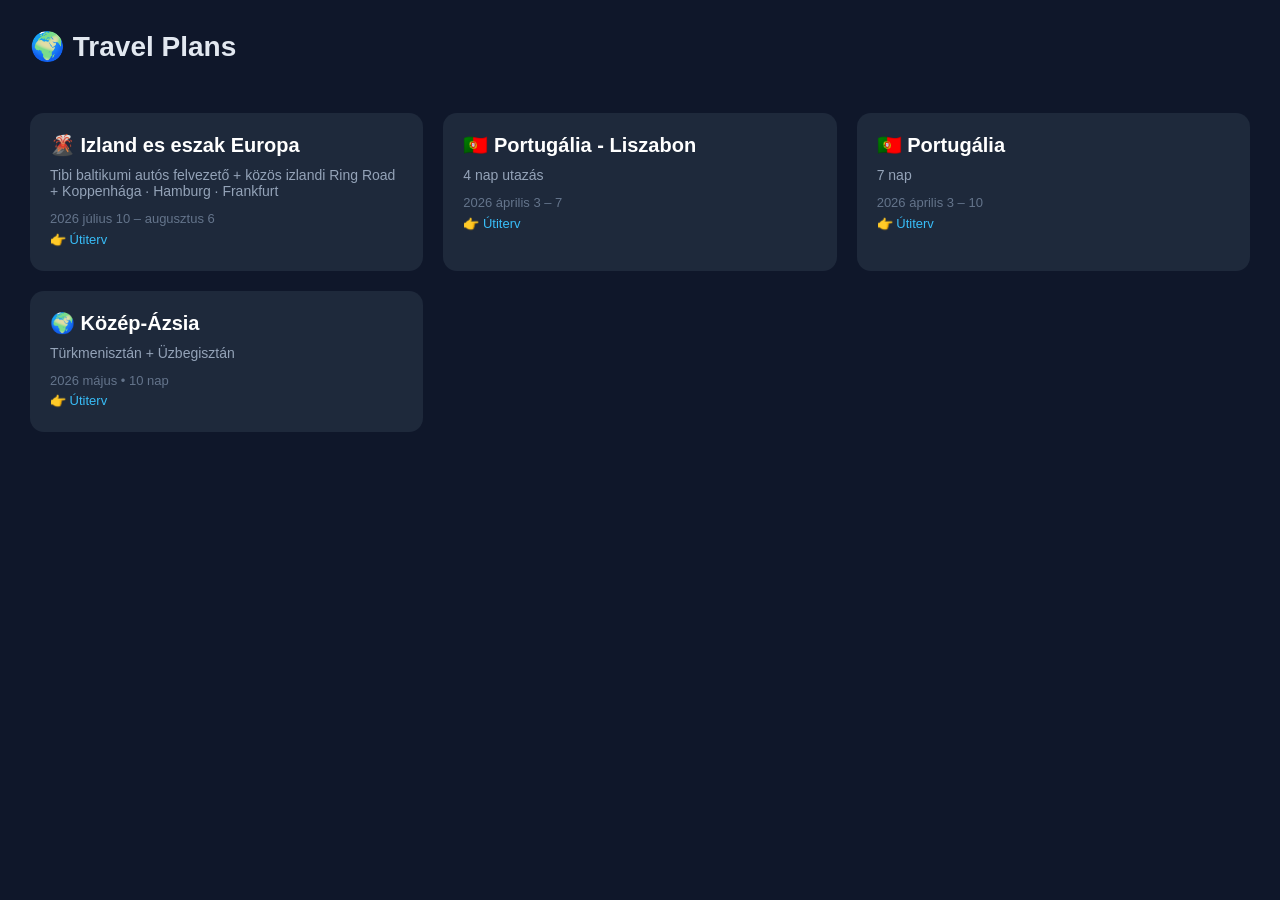
<file: index.html>
<!DOCTYPE html>
<html lang="hu">
<head>
  <meta charset="UTF-8" />
  <title>Travel Plans</title>
  <meta name="viewport" content="width=device-width, initial-scale=1.0" />
  <meta name="description" content="Personal travel plans, detailed itineraries, packing lists and destination notes." />
  <link rel="canonical" href="https://zakitibi.github.io/Travel_Plans/" />

  <meta property="og:type" content="website" />
  <meta property="og:url" content="https://zakitibi.github.io/Travel_Plans/" />
  <meta property="og:title" content="Travel Plans" />
  <meta property="og:description" content="Personal travel plans, detailed itineraries, packing lists and destination notes." />
  <meta property="og:image" content="https://zakitibi.github.io/Travel_Plans/assets/travelplan_foto.png" />
  <meta property="og:image:secure_url" content="https://zakitibi.github.io/Travel_Plans/assets/travelplan_foto.png" />
  <meta property="og:image:type" content="image/png" />
  <meta property="og:image:width" content="1366" />
  <meta property="og:image:height" content="768" />
  <meta property="og:image:alt" content="Travel Plans preview image with travel icons, luggage, map and ocean background" />
  <meta property="og:site_name" content="Travel Plans" />
  <meta property="og:locale" content="hu_HU" />

  <meta name="twitter:card" content="summary_large_image" />
  <meta name="twitter:url" content="https://zakitibi.github.io/Travel_Plans/" />
  <meta name="twitter:title" content="Travel Plans" />
  <meta name="twitter:description" content="Personal travel plans, detailed itineraries, packing lists and destination notes." />
  <meta name="twitter:image" content="https://zakitibi.github.io/Travel_Plans/assets/travelplan_foto.png" />
  <meta name="twitter:image:alt" content="Travel Plans preview image with travel icons, luggage, map and ocean background" />

  <style>
    body {
      margin: 0;
      font-family: -apple-system, BlinkMacSystemFont, sans-serif;
      background: #0f172a;
      color: #e2e8f0;
    }

    header {
      padding: 30px;
      font-size: 28px;
      font-weight: 600;
    }

    .container {
      padding: 20px 30px;
    }

    .grid {
      display: grid;
      grid-template-columns: repeat(auto-fit, minmax(300px, 1fr));
      gap: 20px;
    }

    .card {
      background: #1e293b;
      border-radius: 14px;
      padding: 20px;
      transition: 0.2s;
    }

    .card:hover {
      background: #334155;
      transform: translateY(-4px);
    }

    .title {
      font-size: 20px;
      font-weight: 600;
      margin-bottom: 10px;
    }

    .title-link {
      text-decoration: none;
      color: white;
    }

    .desc {
      font-size: 14px;
      color: #94a3b8;
      margin-bottom: 10px;
    }

    .meta {
      font-size: 13px;
      color: #64748b;
      line-height: 1.6;
    }

    .link {
      color: #38bdf8;
      text-decoration: none;
    }

    .link:hover {
      text-decoration: underline;
    }
  </style>
</head>

<body>

<header>
  🌍 Travel Plans
</header>

<div class="container">
  <div class="grid">

    <div class="card">

      <a href="./trips/Izland%20es%20eszak%20Europa/" class="title-link">
        <div class="title">🌋 Izland es eszak Europa</div>
      </a>

      <div class="desc">Tibi baltikumi autós felvezető + közös izlandi Ring Road + Koppenhága · Hamburg · Frankfurt</div>

      <div class="meta">
        2026 július 10 – augusztus 6<br>

        <a href="./trips/Izland%20es%20eszak%20Europa/" class="link">👉 Útiterv</a>
      </div>

    </div>

    <div class="card">

      <a href="./trips/Portugal%20-%20Liszabon/" class="title-link">
        <div class="title">🇵🇹 Portugália - Liszabon</div>
      </a>

      <div class="desc">4 nap utazás</div>

      <div class="meta">
        2026 április 3 – 7<br>

        <a href="./trips/Portugal%20-%20Liszabon/" class="link">👉 Útiterv</a>
      </div>

    </div>

    <div class="card">

      <a href="./trips/Portugal/" class="title-link">
        <div class="title">🇵🇹 Portugália</div>
      </a>

      <div class="desc">7 nap</div>

      <div class="meta">
        2026 április 3 – 10<br>

        <a href="./trips/Portugal/" class="link">👉 Útiterv</a>
      </div>

    </div>

    <!-- KÖZÉP ÁZSIA -->
    <div class="card">

      <a href="./trips/Kozep%20Azsia/" class="title-link">
        <div class="title">🌍 Közép-Ázsia</div>
      </a>

      <div class="desc">Türkmenisztán + Üzbegisztán</div>

      <div class="meta">
        2026 május • 10 nap<br>

        <a href="./trips/Kozep%20Azsia/" class="link">👉 Útiterv</a>
      </div>

    </div>

  </div>
</div>

</body>
</html>
</file>
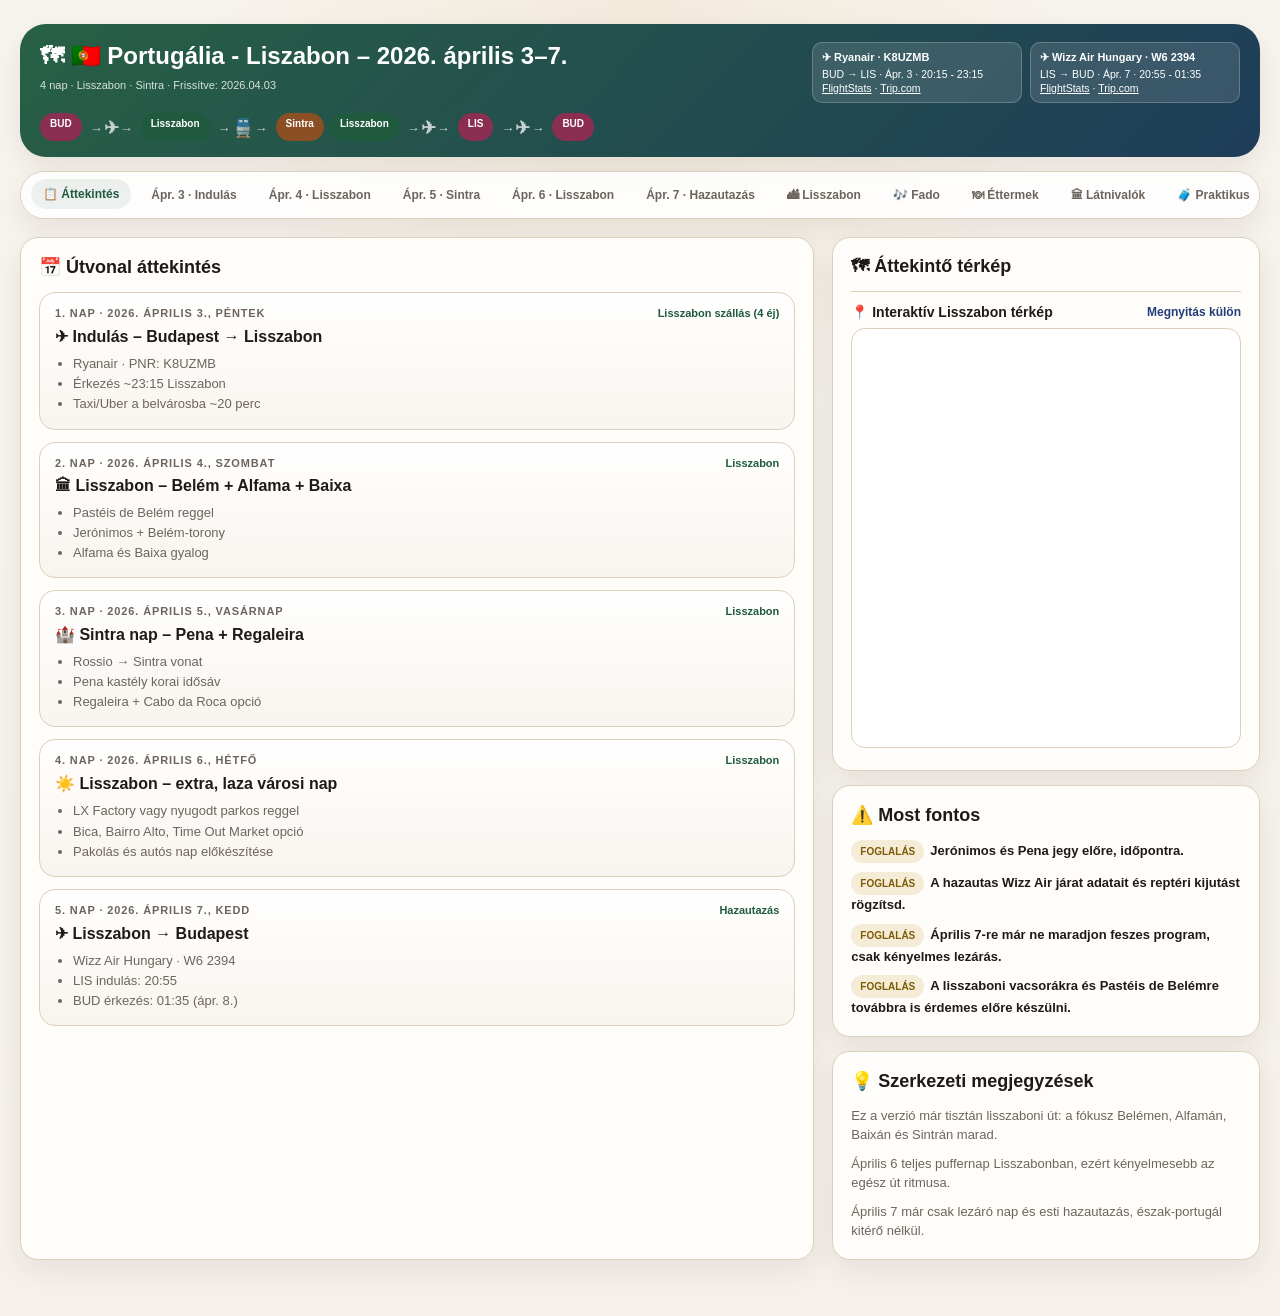
<file: trips/Portugal - Liszabon/index.html>
<!DOCTYPE html>
<html lang="hu">
<head>
  <meta charset="UTF-8">
  <meta name="viewport" content="width=device-width, initial-scale=1.0">
  <title>🗺 🇵🇹 Portugália 2026 – Portugal</title>
  <link rel="stylesheet" href="./styles.css">
</head>
<body>
  <div class="page-shell">
    <header class="hero">
      <div class="hero-top">
        <div class="hero-copy">
          <h1 id="hero-title"></h1>
          <p id="hero-subtitle"></p>
        </div>
        <div class="flight-pills" id="flight-pills"></div>
      </div>
      <div class="route" id="route"></div>
    </header>

    <nav class="tabs" id="tabs"></nav>

    <main id="views"></main>
  </div>

  <script src="./trip-data.js"></script>
  <script>
    const tabs = [
      { id: "overview", label: "📋 Áttekintés" },
      ...tripData.days.map((day) => ({ id: day.id, label: day.tabLabel })),
      { id: "lisbon", label: "🏙 Lisszabon" },
      { id: "fado", label: "🎶 Fado" },
      { id: "restaurants", label: "🍽 Éttermek" },
      { id: "sights", label: "🏛 Látnivalók" },
      { id: "practical", label: "🧳 Praktikus" }
    ];

    const heroTitle = document.getElementById("hero-title");
    const heroSubtitle = document.getElementById("hero-subtitle");
    const flightPills = document.getElementById("flight-pills");
    const route = document.getElementById("route");
    const tabsEl = document.getElementById("tabs");
    const views = document.getElementById("views");

    heroTitle.textContent = tripData.title;
    heroSubtitle.textContent = `${tripData.subtitle} · Frissítve: ${tripData.updatedAt}`;

    tripData.flights.forEach((flight) => {
      const pill = document.createElement("div");
      pill.className = "flight-pill";
      pill.innerHTML = `
        <strong>${flight.title}</strong>
        <div>${flight.body}</div>
        <div>${flight.links.map((link) => `<a href="${link.url}" target="_blank" rel="noreferrer">${link.label}</a>`).join(" · ")}</div>
      `;
      flightPills.appendChild(pill);
    });

    tripData.route.forEach((item) => {
      const node = document.createElement("span");
      if (item.separator) {
        node.className = "route-sep";
        node.innerHTML = item.separator
          .replaceAll("→", '<span class="sep-arrow">→</span>')
          .replaceAll("✈", '<span class="sep-icon">✈</span>')
          .replaceAll("🚆", '<span class="sep-icon">🚆</span>')
          .replaceAll("🚗", '<span class="sep-icon">🚗</span>');
      } else {
        node.className = `route-stop ${item.cls}`;
        node.textContent = item.label;
      }
      route.appendChild(node);
    });

    function renderOverview() {
      return `
        <section class="view is-active" data-view="overview">
          <div class="overview-grid">
            <div class="card">
              <h2 class="section-title">📅 Útvonal áttekintés</h2>
              <div class="timeline">
                ${tripData.days.map((day) => `
                  <article class="timeline-item">
                    <div class="timeline-meta">
                      <div class="timeline-day">${day.dayLabel} · ${day.dateLabel}</div>
                      <div class="timeline-stay">${day.stay}</div>
                    </div>
                    <h3>${day.title}</h3>
                    <ul class="timeline-list">
                      ${day.bullets.map((item) => `<li>${item}</li>`).join("")}
                    </ul>
                  </article>
                `).join("")}
              </div>
            </div>
            <div class="stack">
              <section class="card">
                <h2 class="section-title">🗺 Áttekintő térkép</h2>
                <div class="external-map-card">
                  <div class="external-map-top">
                    <h3>📍 Interaktív Lisszabon térkép</h3>
                    <a href="https://www.google.com/maps/d/u/0/viewer?mid=1LKjnh7CuSdteliDT6VWZ0b7OfRRXYzo&femb=1&ll=38.71702104698881%2C-9.309141899999984&z=11" target="_blank" rel="noreferrer">Megnyitás külön</a>
                  </div>
                  <iframe
                    class="external-map-frame"
                    src="https://www.google.com/maps/d/embed?mid=1LKjnh7CuSdteliDT6VWZ0b7OfRRXYzo&ehbc=2E312F"
                    title="Google My Maps - Lisszabon"
                    loading="lazy"
                    referrerpolicy="no-referrer-when-downgrade"></iframe>
                </div>
              </section>
              <section class="card">
                <h2 class="section-title">⚠️ Most fontos</h2>
                <ul class="badge-list">
                  ${tripData.overview.urgent.map((item) => `<li><span class="badge gold">FOGLALÁS</span><strong>${item}</strong></li>`).join("")}
                </ul>
              </section>
              <section class="card">
                <h2 class="section-title">💡 Szerkezeti megjegyzések</h2>
                <ul class="plain-list">
                  ${tripData.overview.notes.map((item) => `<li>${item}</li>`).join("")}
                </ul>
              </section>
            </div>
          </div>
        </section>
      `;
    }

    function renderDay(day) {
      const mapStops = day.mapStops || [];
      const stopSpacing = mapStops.length > 1 ? 240 / (mapStops.length - 1) : 0;
      return `
        <section class="view" data-view="${day.id}">
          <article class="day-card">
            <header class="day-header">
              <div class="day-header-top">
                <div class="day-label">${day.dayLabel}</div>
                <div class="day-date">${day.dateLabel}</div>
              </div>
              <h2>${day.title}</h2>
              <p class="day-subtitle">${day.subtitle}</p>
            </header>
            <div class="day-body">
              <div class="schedule">
                ${day.schedule.map((item) => `
                  <div class="schedule-row">
                    <div class="schedule-time">${item.time}</div>
                    <div>
                      <h3 class="schedule-title">
                        ${item.maps ? `<a href="${item.maps}" target="_blank" rel="noreferrer">${item.title}</a>` : item.title}
                      </h3>
                      <p class="schedule-detail">${item.detail}</p>
                      ${item.meta ? `<p class="schedule-meta">${item.meta}</p>` : ""}
                      ${(item.wikipedia || item.googleRating || item.price) ? `
                        <div class="schedule-links">
                          ${item.wikipedia ? `<a class="wiki-icon" href="${item.wikipedia}" target="_blank" rel="noreferrer" aria-label="Wikipedia">W</a>` : ""}
                          ${item.googleRating ? `<span>⭐ ${item.googleRating}</span>` : ""}
                          ${item.price ? `<span>${item.price}</span>` : ""}
                        </div>
                      ` : ""}
                      ${item.placeBox ? `
                        <article class="place-box">
                          <div class="place-box-top">
                            <h4>${item.placeBox.title}</h4>
                            <div class="place-box-links">
                              ${item.placeBox.wikipedia ? `<a class="wiki-icon" href="${item.placeBox.wikipedia}" target="_blank" rel="noreferrer" aria-label="Wikipedia">W</a>` : ""}
                              ${item.placeBox.maps ? `<a class="wiki-icon" href="${item.placeBox.maps}" target="_blank" rel="noreferrer" aria-label="Google Maps">↗</a>` : ""}
                            </div>
                          </div>
                          <p>${item.placeBox.text}</p>
                          ${(item.placeBox.highlights || []).length ? `
                            <ul class="place-box-list">
                              ${item.placeBox.highlights.map((point) => `<li>${point}</li>`).join("")}
                            </ul>
                          ` : ""}
                        </article>
                      ` : ""}
                    </div>
                  </div>
                `).join("")}
              </div>
              <aside class="mini-block">
                ${mapStops.length ? `
                  <section class="day-map">
                    <h4>${day.mapTitle || "Napi útvonal"}</h4>
                    <svg viewBox="0 0 300 92" xmlns="http://www.w3.org/2000/svg" role="img" aria-label="${day.title}">
                      <line x1="30" y1="38" x2="270" y2="38" stroke="#ccbca5" stroke-width="3" stroke-linecap="round"/>
                      ${mapStops.map((stop, index) => {
                        const x = 30 + index * stopSpacing;
                        return `
                          <circle cx="${x}" cy="38" r="${index === 0 || index === mapStops.length - 1 ? 9 : 7}" fill="${stop.color}" />
                          <text x="${x}" y="63" text-anchor="middle" font-size="10" font-weight="700" fill="#1f1a17">${stop.label}</text>
                          ${stop.note ? `<text x="${x}" y="77" text-anchor="middle" font-size="8" fill="#6d655d">${stop.note}</text>` : ""}
                        `;
                      }).join("")}
                    </svg>
                  </section>
                ` : ""}
                <section class="card">
                  <h3>${day.stay}</h3>
                  <ul class="plain-list">
                    ${day.bullets.map((item) => `<li>${item}</li>`).join("")}
                  </ul>
                </section>
                <div class="note-box">${day.note}</div>
                ${day.guides ? day.guides.map((guide) => `
                  <article class="guide-card">
                    <h4>${guide.title}</h4>
                    <p>${guide.text}</p>
                    <a href="${guide.url}" target="_blank" rel="noreferrer">${guide.linkLabel || "Megnyitás"}</a>
                  </article>
                `).join("") : ""}
                ${day.daySights ? `
                  <section class="day-sights">
                    <h4 class="day-sights-title">🏛 Napi látnivalók összefoglalva</h4>
                    ${day.daySights.map((sight) => `
                      <article class="guide-card">
                        <h4>${sight.name} (⭐ ${sight.googleRating})</h4>
                        <p>${sight.text}</p>
                        <div class="meta-links">
                          ${sight.wikipedia ? `<a href="${sight.wikipedia}" target="_blank" rel="noreferrer">Wikipedia</a>` : ""}
                          ${sight.maps ? `<a href="${sight.maps}" target="_blank" rel="noreferrer">Google Maps</a>` : ""}
                          ${sight.price ? `<span>${sight.price}</span>` : ""}
                        </div>
                      </article>
                    `).join("")}
                  </section>
                ` : ""}
              </aside>
            </div>
            ${day.citySummaries ? day.citySummaries.map((city) => `
              <section class="city-summary-band">
                <div class="city-summary-top">
                  <div>
                    <h3 class="city-summary-title">${city.title}</h3>
                    <p class="city-summary-sub">${city.subtitle || ""}</p>
                  </div>
                  <div class="city-summary-stats">
                    ${(city.stats || []).map((stat) => `<span class="city-stat">${stat}</span>`).join("")}
                  </div>
                </div>
                <div class="city-summary-grid">
                  <div>
                    ${(city.paragraphs || []).map((paragraph) => `<p>${paragraph}</p>`).join("")}
                  </div>
                  <div>
                    <ul class="city-highlights">
                      ${(city.highlights || []).map((item) => `<li>${item}</li>`).join("")}
                    </ul>
                  </div>
                </div>
                <div class="city-sources">
                  ${(city.sources || []).map((source) => `<a class="source-icon" href="${source.url}" target="_blank" rel="noreferrer" title="${source.label}">${source.icon || "↗"}</a>`).join("")}
                </div>
              </section>
            `).join("") : ""}
          </article>
        </section>
      `;
    }

    function renderRestaurants() {
      const intro = tripData.sectionIntros?.restaurants;
      return `
        <section class="view" data-view="restaurants">
          <h2 class="section-title">🍽 Éttermek</h2>
          ${intro ? `
            <section class="card section-intro context-shell">
              <details class="context-accordion" open>
                <summary class="context-summary">
                  <div>
                    <h3>${intro.title}</h3>
                    <p class="context-subtitle">Rövid háttér a portugál konyháról, régiós fókuszokkal és kóstolandó fogásokkal.</p>
                  </div>
                </summary>
                <div class="context-section-body">
                  ${intro.paragraphs.map((paragraph) => `<p>${paragraph}</p>`).join("")}
                  ${(intro.sections || []).map((section) => `
                    <div class="intro-subsection">
                      <h4>${section.heading}</h4>
                      <ul class="plain-list">
                        ${section.items.map((item) => `<li>${item}</li>`).join("")}
                      </ul>
                    </div>
                  `).join("")}
                  <ul class="plain-list">
                    ${intro.highlights.map((item) => `<li>${item}</li>`).join("")}
                  </ul>
                  ${intro.dishBox ? `
                    <section class="dish-box">
                      <h4>${intro.dishBox.title}</h4>
                      <div class="dish-grid">
                        ${intro.dishBox.items.map((dish) => `
                          <article class="dish-card">
                            <h5>${dish.name}</h5>
                            <p>${dish.description}</p>
                            <div class="dish-flavor"><strong>Ízvilág:</strong> ${dish.flavor}</div>
                          </article>
                        `).join("")}
                      </div>
                    </section>
                  ` : ""}
                </div>
              </details>
            </section>
          ` : ""}
          <div class="restaurant-groups">
            ${tripData.restaurants.map((group) => `
              <section class="card">
                <h3>${group.city}</h3>
                <div class="restaurant-row">
                  ${group.items.map((item) => `
                    <article class="list-card">
                      <div class="restaurant-head">
                        <div class="rating-badge">⭐ ${item.googleRating}</div>
                        <div class="restaurant-head-copy">
                          <h3><a href="${item.url}" target="_blank" rel="noreferrer">${item.name}</a></h3>
                          <p class="restaurant-meta-line">${item.type} · ${item.priceLevel}</p>
                        </div>
                      </div>
                      <div class="food-tags">${item.tags.map((tag) => `<span class="food-tag">${tag}</span>`).join("")}</div>
                      <p>${item.description}</p>
                      <div class="meta">${item.meta}</div>
                    </article>
                  `).join("")}
                </div>
              </section>
            `).join("")}
          </div>
        </section>
      `;
    }

    function renderLisbonGuide() {
      const guide = tripData.lisbonGuide;
      return `
        <section class="view" data-view="lisbon">
          <h2 class="section-title">🏙 Lisszabon</h2>
          ${guide.context ? `
            <section class="card section-intro context-shell">
              <details class="context-accordion" open>
                <summary class="context-summary">
                  <div>
                    <h3>${guide.context.title}</h3>
                    <p class="context-subtitle">${guide.context.subtitle}</p>
                  </div>
                </summary>
                <div class="context-stats">
                  ${guide.context.stats.map((item) => `<span class="city-stat">${item}</span>`).join("")}
                </div>
                <div class="context-sections">
                  ${guide.context.sections.map((section) => `
                    <details class="context-section" open>
                      <summary>${section.heading}</summary>
                      <div class="context-section-body">
                        ${section.paragraphs.map((paragraph) => `<p>${paragraph}</p>`).join("")}
                        <div class="city-sources">
                          ${(section.sources || []).map((source) => `<a class="source-icon" href="${source.url}" target="_blank" rel="noreferrer" title="${source.label}">${source.icon || "↗"}</a>`).join("")}
                        </div>
                      </div>
                    </details>
                  `).join("")}
                </div>
              </details>
            </section>
          ` : ""}
          <section class="card section-intro context-shell">
            <details class="context-accordion" open>
              <summary class="context-summary">
                <div>
                  <h3>${guide.title}</h3>
                  <p class="context-subtitle">Gyakorlati szerkezeti tippek és plusz lisszaboni ötletek a mostani útvonalhoz igazítva.</p>
                </div>
              </summary>
              <div class="context-section-body">
                ${guide.intro.map((paragraph) => `<p>${paragraph}</p>`).join("")}
              </div>
            </details>
          </section>
          <div class="group-grid">
            <section class="card">
              <h3>✍️ Travel tippek</h3>
              <ul class="plain-list">
                ${guide.tips.map((item) => `<li>${item}</li>`).join("")}
              </ul>
            </section>
            <section class="card">
              <h3>➕ Extra látnivalók, ha még belefér</h3>
              <div class="resource-grid">
                ${guide.extraSights.map((item) => `
                  <article class="list-card">
                    <h3><a href="${item.maps}" target="_blank" rel="noreferrer">${item.name}</a></h3>
                    <p>${item.why}</p>
                    <div class="meta">${item.fit}</div>
                    <div class="meta-links">
                      <a href="${item.maps}" target="_blank" rel="noreferrer">Google Maps</a>
                      <a href="${item.wiki}" target="_blank" rel="noreferrer">Wikipedia</a>
                    </div>
                  </article>
                `).join("")}
              </div>
            </section>
          </div>
          <section class="card" style="margin-top:16px;">
            <div class="external-map-top">
              <h3>${guide.sourceMap.title}</h3>
              <a href="${guide.sourceMap.url}" target="_blank" rel="noreferrer">Megnyitás külön</a>
            </div>
            <p class="guide-lead">${guide.sourceMap.note}</p>
            <iframe
              class="external-map-frame"
              src="${guide.sourceMap.embed}"
              title="Google My Maps - Lisszabon"
              loading="lazy"
              referrerpolicy="no-referrer-when-downgrade"></iframe>
          </section>
          <section class="card" style="margin-top:16px;">
            <h3>🔗 Hasznos linkek</h3>
            <div class="resource-grid">
              ${guide.links.map((item) => `
                <article class="list-card">
                  <div class="resource-head">
                    <h3>${item.label}</h3>
                    <a class="resource-icon" href="${item.url}" target="_blank" rel="noreferrer" aria-label="${item.label}">↗</a>
                  </div>
                </article>
              `).join("")}
            </div>
          </section>
        </section>
      `;
    }

    function renderSights() {
      const intro = tripData.sectionIntros?.sights;
      const groupedSights = tripData.sights.reduce((acc, sight) => {
        const key = sight.group || "Egyéb";
        if (!acc[key]) acc[key] = [];
        acc[key].push(sight);
        return acc;
      }, {});
      return `
        <section class="view" data-view="sights">
          <h2 class="section-title">🏛 Látnivalók</h2>
          ${intro ? `
            <section class="card section-intro">
              <h3>${intro.title}</h3>
              ${intro.paragraphs.map((paragraph) => `<p>${paragraph}</p>`).join("")}
              <ul class="plain-list">
                ${intro.highlights.map((item) => `<li>${item}</li>`).join("")}
              </ul>
            </section>
          ` : ""}
          <div class="stack">
            ${Object.entries(groupedSights).map(([group, items]) => `
              <section class="card section-intro context-shell">
                <details class="context-accordion" open>
                  <summary class="context-summary">
                    <div>
                      <h3>${group}</h3>
                      <p class="context-subtitle">${items.length} látnivaló ebben a zónában.</p>
                    </div>
                  </summary>
                  <div class="group-grid context-section-body">
                    ${items.map((sight) => `
                      <article class="list-card">
                        <div class="restaurant-head">
                          <div class="rating-badge">⭐ ${sight.googleRating}${sight.ratingCount ? ` (${sight.ratingCount})` : ""}</div>
                          <div class="restaurant-head-copy">
                            <h3><a href="${sight.maps}" target="_blank" rel="noreferrer">${sight.name}</a></h3>
                            <p class="restaurant-meta-line">${sight.when} · ${sight.price}</p>
                          </div>
                        </div>
                        <p>${sight.detail}</p>
                        <div class="meta-links">
                          ${sight.wikipedia ? `<a href="${sight.wikipedia}" target="_blank" rel="noreferrer">Wikipedia</a>` : ""}
                          ${sight.maps ? `<a href="${sight.maps}" target="_blank" rel="noreferrer">Google Maps</a>` : ""}
                        </div>
                      </article>
                    `).join("")}
                  </div>
                </details>
              </section>
            `).join("")}
          </div>
        </section>
      `;
    }

    function renderFado() {
      const intro = tripData.sectionIntros?.fado;
      return `
        <section class="view" data-view="fado">
          <h2 class="section-title">🎶 Fado</h2>
          ${intro ? `
            <section class="card section-intro context-shell">
              <details class="context-accordion" open>
                <summary class="context-summary">
                  <div>
                    <h3>${intro.title}</h3>
                    <p class="context-subtitle">Rövid háttér a fadóról, hangulatról és arról, mire számíts egy liszaboni fadoházban.</p>
                  </div>
                </summary>
                <div class="context-section-body">
                  ${intro.paragraphs.map((paragraph) => `<p>${paragraph}</p>`).join("")}
                  <ul class="plain-list">
                    ${intro.highlights.map((item) => `<li>${item}</li>`).join("")}
                  </ul>
                  <div class="city-sources">
                    ${(intro.sources || []).map((source) => `<a class="source-icon" href="${source.url}" target="_blank" rel="noreferrer" title="${source.label}">${source.icon || "↗"}</a>`).join("")}
                  </div>
                </div>
              </details>
            </section>
          ` : ""}
          <div class="group-grid">
                ${tripData.fadoVenues.map((venue) => `
              <article class="list-card fado-card">
                <div class="restaurant-head">
                  <div class="rating-badge">⭐ ${venue.googleRating}${venue.ratingCount ? ` (${venue.ratingCount})` : ""}</div>
                  <div class="restaurant-head-copy">
                    <div class="fado-title-row">
                      <h3><a href="${venue.maps}" target="_blank" rel="noreferrer">${venue.name}</a></h3>
                      <a class="resource-icon" href="${venue.maps}" target="_blank" rel="noreferrer" aria-label="${venue.name} Google Maps">↗</a>
                    </div>
                    <p class="restaurant-meta-line">${venue.neighborhood} · ${venue.priceLevel}</p>
                  </div>
                </div>
                <p>${venue.description}</p>
                <div class="meta">${venue.vibe}</div>
                <div class="city-sources">
                  ${(venue.sourceLinks || []).map((source) => `<a class="source-icon" href="${source.url}" target="_blank" rel="noreferrer" title="${source.label}">${source.icon || "↗"}</a>`).join("")}
                </div>
              </article>
            `).join("")}
          </div>
        </section>
      `;
    }

    function renderPractical() {
      const intro = tripData.sectionIntros?.practical;
      return `
        <section class="view" data-view="practical">
          <h2 class="section-title">🧳 Praktikus</h2>
          ${intro ? `
            <section class="card section-intro">
              <h3>${intro.title}</h3>
              ${intro.paragraphs.map((paragraph) => `<p>${paragraph}</p>`).join("")}
              <ul class="plain-list">
                ${intro.highlights.map((item) => `<li>${item}</li>`).join("")}
              </ul>
            </section>
          ` : ""}
          <div class="group-grid">
            ${tripData.practical.map((group) => `
              <article class="card">
                <h3>${group.title}</h3>
                <ul class="plain-list">
                  ${group.items.map((item) => `<li>${item}</li>`).join("")}
                </ul>
              </article>
            `).join("")}
          </div>
          <p class="footer-note">A <code>Portugal</code> út most már külön adatfájlból és külön stílusból épül fel, így később az itinerary-t főleg a <code>trip-data.js</code> szerkesztésével tudod módosítani.</p>
        </section>
      `;
    }

    views.innerHTML = [
      renderOverview(),
      ...tripData.days.map(renderDay),
      renderLisbonGuide(),
      renderFado(),
      renderRestaurants(),
      renderSights(),
      renderPractical()
    ].join("");

    tabsEl.innerHTML = tabs.map((tab, index) => `
      <button class="tab-btn ${index === 0 ? "is-active" : ""}" data-tab="${tab.id}">${tab.label}</button>
    `).join("");

    const tabButtons = Array.from(document.querySelectorAll(".tab-btn"));
    const viewEls = Array.from(document.querySelectorAll(".view"));

    function activateTab(id) {
      tabButtons.forEach((button) => button.classList.toggle("is-active", button.dataset.tab === id));
      viewEls.forEach((view) => view.classList.toggle("is-active", view.dataset.view === id));
      window.scrollTo({ top: 0, behavior: "smooth" });
    }

    tabsEl.addEventListener("click", (event) => {
      const button = event.target.closest(".tab-btn");
      if (!button) return;
      activateTab(button.dataset.tab);
    });
  </script>
</body>
</html>
</file>
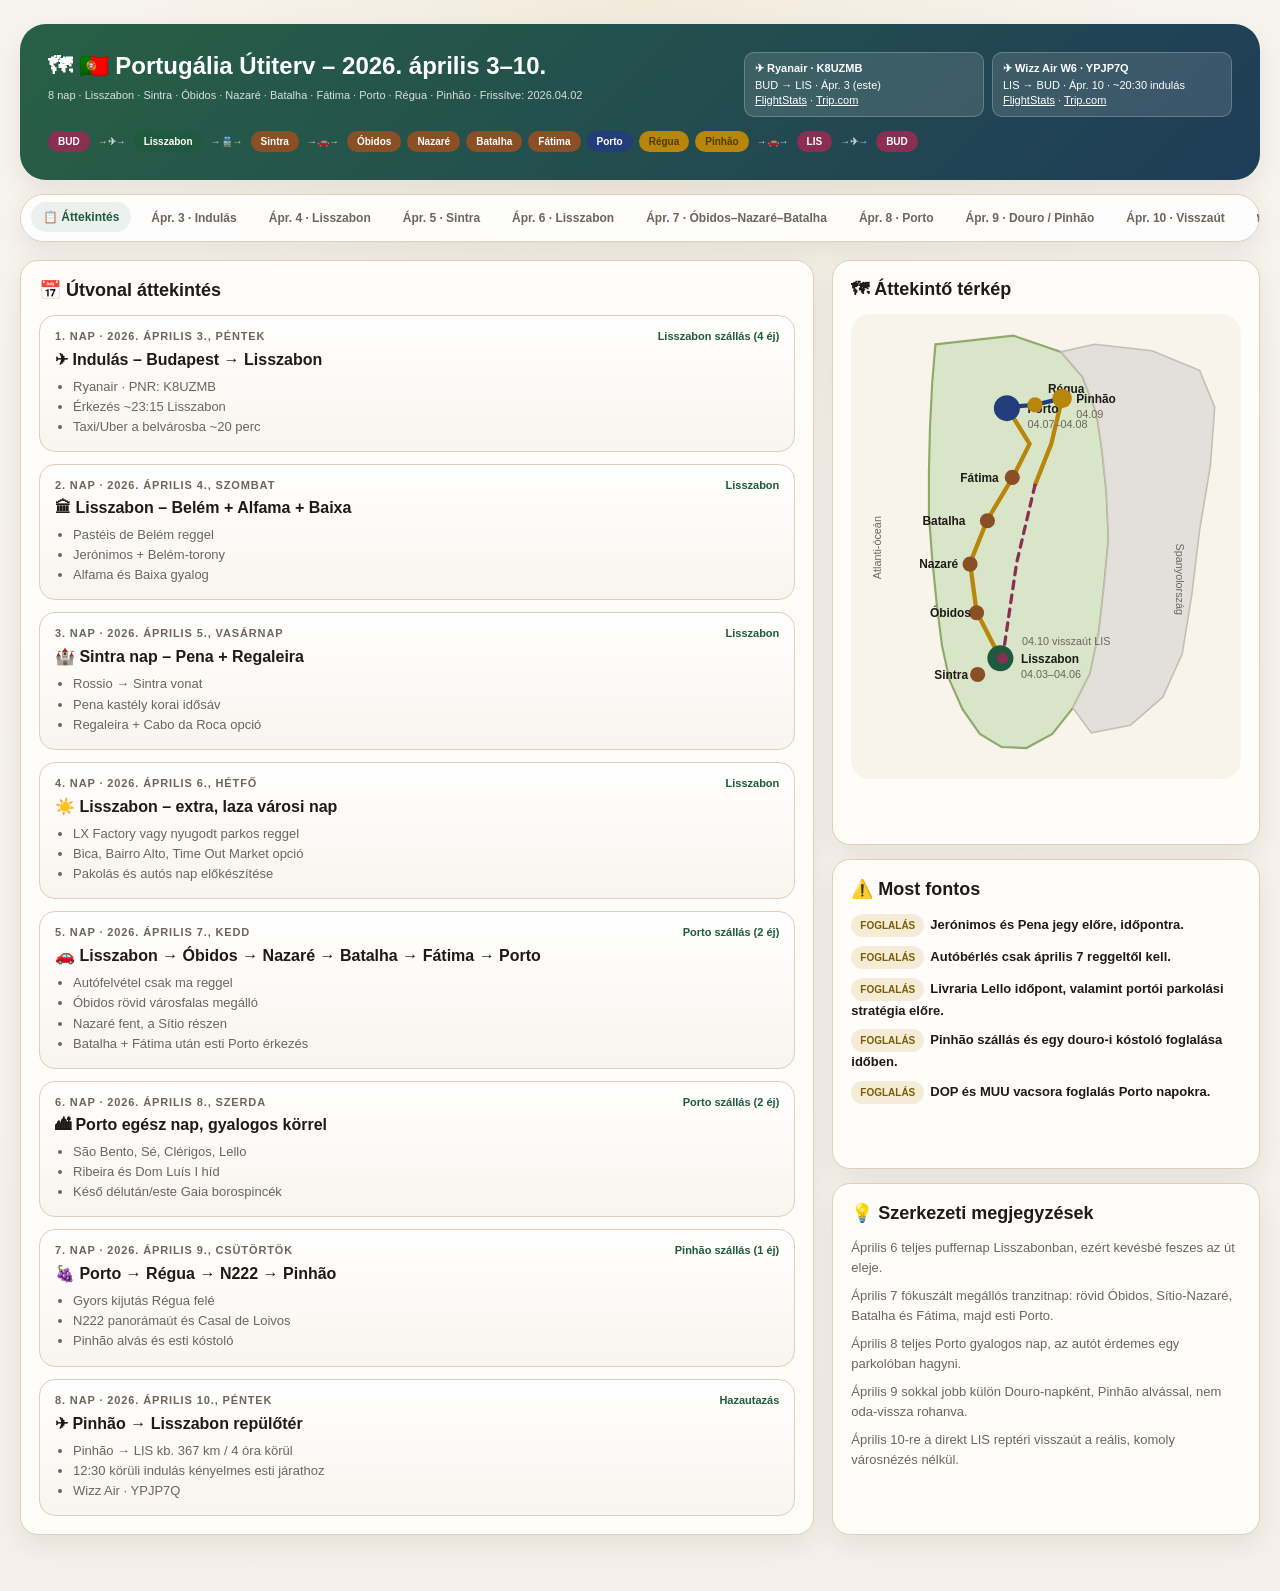
<file: trips/Portugal Codex/index.html>
<!DOCTYPE html>
<html lang="hu">
<head>
  <meta charset="UTF-8">
  <meta name="viewport" content="width=device-width, initial-scale=1.0">
  <title>🗺 🇵🇹 Portugália 2026 – Portugal Codex</title>
  <link rel="stylesheet" href="./styles.css">
</head>
<body>
  <div class="page-shell">
    <header class="hero">
      <div class="hero-top">
        <div class="hero-copy">
          <h1 id="hero-title"></h1>
          <p id="hero-subtitle"></p>
        </div>
        <div class="flight-pills" id="flight-pills"></div>
      </div>
      <div class="route" id="route"></div>
    </header>

    <nav class="tabs" id="tabs"></nav>

    <main id="views"></main>
  </div>

  <script src="./trip-data.js"></script>
  <script>
    const tabs = [
      { id: "overview", label: "📋 Áttekintés" },
      ...tripData.days.map((day) => ({ id: day.id, label: day.tabLabel })),
      { id: "restaurants", label: "🍽 Éttermek" },
      { id: "sights", label: "🏛 Látnivalók" },
      { id: "practical", label: "🧳 Praktikus" }
    ];

    const heroTitle = document.getElementById("hero-title");
    const heroSubtitle = document.getElementById("hero-subtitle");
    const flightPills = document.getElementById("flight-pills");
    const route = document.getElementById("route");
    const tabsEl = document.getElementById("tabs");
    const views = document.getElementById("views");

    heroTitle.textContent = tripData.title;
    heroSubtitle.textContent = `${tripData.subtitle} · Frissítve: ${tripData.updatedAt}`;

    tripData.flights.forEach((flight) => {
      const pill = document.createElement("div");
      pill.className = "flight-pill";
      pill.innerHTML = `
        <strong>${flight.title}</strong>
        <div>${flight.body}</div>
        <div>${flight.links.map((link) => `<a href="${link.url}" target="_blank" rel="noreferrer">${link.label}</a>`).join(" · ")}</div>
      `;
      flightPills.appendChild(pill);
    });

    tripData.route.forEach((item) => {
      const node = document.createElement("span");
      if (item.separator) {
        node.className = "route-sep";
        node.textContent = item.separator;
      } else {
        node.className = `route-stop ${item.cls}`;
        node.textContent = item.label;
      }
      route.appendChild(node);
    });

    function renderOverview() {
      return `
        <section class="view is-active" data-view="overview">
          <div class="overview-grid">
            <div class="card">
              <h2 class="section-title">📅 Útvonal áttekintés</h2>
              <div class="timeline">
                ${tripData.days.map((day) => `
                  <article class="timeline-item">
                    <div class="timeline-meta">
                      <div class="timeline-day">${day.dayLabel} · ${day.dateLabel}</div>
                      <div class="timeline-stay">${day.stay}</div>
                    </div>
                    <h3>${day.title}</h3>
                    <ul class="timeline-list">
                      ${day.bullets.map((item) => `<li>${item}</li>`).join("")}
                    </ul>
                  </article>
                `).join("")}
              </div>
            </div>
            <div class="stack">
              <section class="card">
                <h2 class="section-title">🗺 Áttekintő térkép</h2>
                <svg class="overview-map" viewBox="0 0 360 430" xmlns="http://www.w3.org/2000/svg" role="img" aria-label="Portugal Codex útvonal">
                  <rect x="0" y="0" width="360" height="430" rx="18" fill="#f8f3eb"/>
                  <path d="M78 28 L150 20 L194 35 L214 58 L227 92 L232 126 L236 164 L238 208 L234 250 L229 294 L221 332 L205 364 L186 388 L162 401 L139 400 L119 388 L103 365 L91 338 L84 306 L79 266 L75 226 L72 186 L72 145 L73 104 L75 64 Z" fill="#d9e5c9" stroke="#90aa69" stroke-width="2"/>
                  <path d="M194 35 L225 28 L278 34 L322 52 L336 86 L332 140 L322 200 L315 258 L306 314 L288 354 L258 380 L222 387 L205 364 L221 332 L229 294 L234 250 L238 208 L236 164 L232 126 L227 92 L214 58 Z" fill="#e3e0db" stroke="#c4bfb5" stroke-width="1.5"/>
                  <text x="300" y="212" class="map-note" transform="rotate(90 300 212)">Spanyolország</text>
                  <text x="28" y="245" class="map-note" transform="rotate(-90 28 245)">Atlanti-óceán</text>

                  <path d="M138 318 L116 275 L110 230 L126 190 L150 150 L165 120 L144 86" fill="none" stroke="#b8860b" stroke-width="4" stroke-linecap="round" stroke-linejoin="round"/>
                  <path d="M144 86 L170 84 L195 78" fill="none" stroke="#233d7b" stroke-width="4" stroke-linecap="round"/>
                  <path d="M195 78 L185 120 L170 158" fill="none" stroke="#b8860b" stroke-width="4" stroke-linecap="round"/>
                  <path d="M170 158 L153 230 L140 318" fill="none" stroke="#8a2e52" stroke-width="3" stroke-dasharray="7 6" stroke-linecap="round"/>

                  <g class="map-node" onclick="activateTab('d2')">
                    <circle cx="138" cy="318" r="12" fill="#1f5a3e"/>
                    <text x="157" y="322" class="map-label">Lisszabon</text>
                    <text x="157" y="336" class="map-note">04.03–04.06</text>
                  </g>
                  <g class="map-node" onclick="activateTab('d3')">
                    <circle cx="117" cy="333" r="7" fill="#8a4f24"/>
                    <text x="77" y="337" class="map-label">Sintra</text>
                  </g>
                  <g class="map-node" onclick="activateTab('d5')">
                    <circle cx="116" cy="276" r="7" fill="#8a4f24"/>
                    <text x="73" y="280" class="map-label">Óbidos</text>
                  </g>
                  <g class="map-node" onclick="activateTab('d5')">
                    <circle cx="110" cy="231" r="7" fill="#8a4f24"/>
                    <text x="63" y="235" class="map-label">Nazaré</text>
                  </g>
                  <g class="map-node" onclick="activateTab('d5')">
                    <circle cx="126" cy="191" r="7" fill="#8a4f24"/>
                    <text x="66" y="195" class="map-label">Batalha</text>
                  </g>
                  <g class="map-node" onclick="activateTab('d5')">
                    <circle cx="149" cy="151" r="7" fill="#8a4f24"/>
                    <text x="101" y="155" class="map-label">Fátima</text>
                  </g>
                  <g class="map-node" onclick="activateTab('d6')">
                    <circle cx="144" cy="87" r="12" fill="#233d7b"/>
                    <text x="163" y="91" class="map-label">Porto</text>
                    <text x="163" y="105" class="map-note">04.07–04.08</text>
                  </g>
                  <g class="map-node" onclick="activateTab('d7')">
                    <circle cx="170" cy="84" r="7" fill="#b8860b"/>
                    <text x="182" y="73" class="map-label">Régua</text>
                  </g>
                  <g class="map-node" onclick="activateTab('d7')">
                    <circle cx="195" cy="78" r="9" fill="#b8860b"/>
                    <text x="208" y="82" class="map-label">Pinhão</text>
                    <text x="208" y="96" class="map-note">04.09</text>
                  </g>
                  <g class="map-node" onclick="activateTab('d8')">
                    <circle cx="140" cy="318" r="5" fill="#8a2e52"/>
                    <text x="158" y="306" class="map-note">04.10 visszaút LIS</text>
                  </g>
                </svg>
              </section>
              <section class="card">
                <h2 class="section-title">⚠️ Most fontos</h2>
                <ul class="badge-list">
                  ${tripData.overview.urgent.map((item) => `<li><span class="badge gold">FOGLALÁS</span><strong>${item}</strong></li>`).join("")}
                </ul>
              </section>
              <section class="card">
                <h2 class="section-title">💡 Szerkezeti megjegyzések</h2>
                <ul class="plain-list">
                  ${tripData.overview.notes.map((item) => `<li>${item}</li>`).join("")}
                </ul>
              </section>
            </div>
          </div>
        </section>
      `;
    }

    function renderDay(day) {
      const mapStops = day.mapStops || [];
      const stopSpacing = mapStops.length > 1 ? 240 / (mapStops.length - 1) : 0;
      return `
        <section class="view" data-view="${day.id}">
          <article class="day-card">
            <header class="day-header">
              <div class="day-header-top">
                <div class="day-label">${day.dayLabel}</div>
                <div class="day-date">${day.dateLabel}</div>
              </div>
              <h2>${day.title}</h2>
              <p class="day-subtitle">${day.subtitle}</p>
            </header>
            <div class="day-body">
              <div class="schedule">
                ${day.schedule.map((item) => `
                  <div class="schedule-row">
                    <div class="schedule-time">${item.time}</div>
                    <div>
                      <h3 class="schedule-title">
                        ${item.maps ? `<a href="${item.maps}" target="_blank" rel="noreferrer">${item.title}</a>` : item.title}
                      </h3>
                      <p class="schedule-detail">${item.detail}</p>
                      ${item.meta ? `<p class="schedule-meta">${item.meta}</p>` : ""}
                      ${(item.wikipedia || item.googleRating || item.price) ? `
                        <div class="schedule-links">
                          ${item.wikipedia ? `<a class="wiki-icon" href="${item.wikipedia}" target="_blank" rel="noreferrer" aria-label="Wikipedia">W</a>` : ""}
                          ${item.googleRating ? `<span>⭐ ${item.googleRating}</span>` : ""}
                          ${item.price ? `<span>${item.price}</span>` : ""}
                        </div>
                      ` : ""}
                      ${item.placeBox ? `
                        <article class="place-box">
                          <div class="place-box-top">
                            <h4>${item.placeBox.title}</h4>
                            <div class="place-box-links">
                              ${item.placeBox.wikipedia ? `<a class="wiki-icon" href="${item.placeBox.wikipedia}" target="_blank" rel="noreferrer" aria-label="Wikipedia">W</a>` : ""}
                              ${item.placeBox.maps ? `<a class="wiki-icon" href="${item.placeBox.maps}" target="_blank" rel="noreferrer" aria-label="Google Maps">↗</a>` : ""}
                            </div>
                          </div>
                          <p>${item.placeBox.text}</p>
                          ${(item.placeBox.highlights || []).length ? `
                            <ul class="place-box-list">
                              ${item.placeBox.highlights.map((point) => `<li>${point}</li>`).join("")}
                            </ul>
                          ` : ""}
                        </article>
                      ` : ""}
                    </div>
                  </div>
                `).join("")}
              </div>
              <aside class="mini-block">
                ${mapStops.length ? `
                  <section class="day-map">
                    <h4>${day.mapTitle || "Napi útvonal"}</h4>
                    <svg viewBox="0 0 300 92" xmlns="http://www.w3.org/2000/svg" role="img" aria-label="${day.title}">
                      <line x1="30" y1="38" x2="270" y2="38" stroke="#ccbca5" stroke-width="3" stroke-linecap="round"/>
                      ${mapStops.map((stop, index) => {
                        const x = 30 + index * stopSpacing;
                        return `
                          <circle cx="${x}" cy="38" r="${index === 0 || index === mapStops.length - 1 ? 9 : 7}" fill="${stop.color}" />
                          <text x="${x}" y="63" text-anchor="middle" font-size="10" font-weight="700" fill="#1f1a17">${stop.label}</text>
                          ${stop.note ? `<text x="${x}" y="77" text-anchor="middle" font-size="8" fill="#6d655d">${stop.note}</text>` : ""}
                        `;
                      }).join("")}
                    </svg>
                  </section>
                ` : ""}
                <section class="card">
                  <h3>${day.stay}</h3>
                  <ul class="plain-list">
                    ${day.bullets.map((item) => `<li>${item}</li>`).join("")}
                  </ul>
                </section>
                <div class="note-box">${day.note}</div>
                ${day.guides ? day.guides.map((guide) => `
                  <article class="guide-card">
                    <h4>${guide.title}</h4>
                    <p>${guide.text}</p>
                    <a href="${guide.url}" target="_blank" rel="noreferrer">${guide.linkLabel || "Megnyitás"}</a>
                  </article>
                `).join("") : ""}
                ${day.daySights ? `
                  <section class="day-sights">
                    <h4 class="day-sights-title">🏛 Napi látnivalók összefoglalva</h4>
                    ${day.daySights.map((sight) => `
                      <article class="guide-card">
                        <h4>${sight.name} (⭐ ${sight.googleRating})</h4>
                        <p>${sight.text}</p>
                        <div class="meta-links">
                          ${sight.wikipedia ? `<a href="${sight.wikipedia}" target="_blank" rel="noreferrer">Wikipedia</a>` : ""}
                          ${sight.maps ? `<a href="${sight.maps}" target="_blank" rel="noreferrer">Google Maps</a>` : ""}
                          ${sight.price ? `<span>${sight.price}</span>` : ""}
                        </div>
                      </article>
                    `).join("")}
                  </section>
                ` : ""}
              </aside>
            </div>
            ${day.citySummaries ? day.citySummaries.map((city) => `
              <section class="city-summary-band">
                <div class="city-summary-top">
                  <div>
                    <h3 class="city-summary-title">${city.title}</h3>
                    <p class="city-summary-sub">${city.subtitle || ""}</p>
                  </div>
                  <div class="city-summary-stats">
                    ${(city.stats || []).map((stat) => `<span class="city-stat">${stat}</span>`).join("")}
                  </div>
                </div>
                <div class="city-summary-grid">
                  <div>
                    ${(city.paragraphs || []).map((paragraph) => `<p>${paragraph}</p>`).join("")}
                  </div>
                  <div>
                    <ul class="city-highlights">
                      ${(city.highlights || []).map((item) => `<li>${item}</li>`).join("")}
                    </ul>
                  </div>
                </div>
                <div class="city-sources">
                  ${(city.sources || []).map((source) => `<a class="source-icon" href="${source.url}" target="_blank" rel="noreferrer" title="${source.label}">${source.icon || "↗"}</a>`).join("")}
                </div>
              </section>
            `).join("") : ""}
          </article>
        </section>
      `;
    }

    function renderRestaurants() {
      const intro = tripData.sectionIntros?.restaurants;
      return `
        <section class="view" data-view="restaurants">
          <h2 class="section-title">🍽 Éttermek</h2>
          ${intro ? `
            <section class="card section-intro">
              <h3>${intro.title}</h3>
              ${intro.paragraphs.map((paragraph) => `<p>${paragraph}</p>`).join("")}
              ${(intro.sections || []).map((section) => `
                <div class="intro-subsection">
                  <h4>${section.heading}</h4>
                  <ul class="plain-list">
                    ${section.items.map((item) => `<li>${item}</li>`).join("")}
                  </ul>
                </div>
              `).join("")}
              <ul class="plain-list">
                ${intro.highlights.map((item) => `<li>${item}</li>`).join("")}
              </ul>
              ${intro.dishBox ? `
                <section class="dish-box">
                  <h4>${intro.dishBox.title}</h4>
                  <div class="dish-grid">
                    ${intro.dishBox.items.map((dish) => `
                      <article class="dish-card">
                        <h5>${dish.name}</h5>
                        <p>${dish.description}</p>
                        <div class="dish-flavor"><strong>Ízvilág:</strong> ${dish.flavor}</div>
                      </article>
                    `).join("")}
                  </div>
                </section>
              ` : ""}
            </section>
          ` : ""}
          <div class="restaurant-groups">
            ${tripData.restaurants.map((group) => `
              <section class="card">
                <h3>${group.city}</h3>
                <div class="restaurant-row">
                  ${group.items.map((item) => `
                    <article class="list-card">
                      <div class="restaurant-head">
                        <div class="rating-badge">⭐ ${item.googleRating}</div>
                        <div class="restaurant-head-copy">
                          <h3><a href="${item.url}" target="_blank" rel="noreferrer">${item.name}</a></h3>
                          <p class="restaurant-meta-line">${item.type} · ${item.priceLevel}</p>
                        </div>
                      </div>
                      <div class="food-tags">${item.tags.map((tag) => `<span class="food-tag">${tag}</span>`).join("")}</div>
                      <p>${item.description}</p>
                      <div class="meta">${item.meta}</div>
                    </article>
                  `).join("")}
                </div>
              </section>
            `).join("")}
          </div>
        </section>
      `;
    }

    function renderSights() {
      const intro = tripData.sectionIntros?.sights;
      return `
        <section class="view" data-view="sights">
          <h2 class="section-title">🏛 Látnivalók</h2>
          ${intro ? `
            <section class="card section-intro">
              <h3>${intro.title}</h3>
              ${intro.paragraphs.map((paragraph) => `<p>${paragraph}</p>`).join("")}
              <ul class="plain-list">
                ${intro.highlights.map((item) => `<li>${item}</li>`).join("")}
              </ul>
            </section>
          ` : ""}
          <div class="group-grid">
            ${tripData.sights.map((sight) => `
              <article class="list-card">
                <h3>${sight.name} (⭐ ${sight.googleRating})</h3>
                <p>${sight.detail}</p>
                <div class="meta">${sight.when} · ${sight.price}</div>
                <div class="meta-links">
                  ${sight.wikipedia ? `<a href="${sight.wikipedia}" target="_blank" rel="noreferrer">Wikipedia</a>` : ""}
                  ${sight.maps ? `<a href="${sight.maps}" target="_blank" rel="noreferrer">Google Maps</a>` : ""}
                </div>
              </article>
            `).join("")}
          </div>
        </section>
      `;
    }

    function renderPractical() {
      const intro = tripData.sectionIntros?.practical;
      return `
        <section class="view" data-view="practical">
          <h2 class="section-title">🧳 Praktikus</h2>
          ${intro ? `
            <section class="card section-intro">
              <h3>${intro.title}</h3>
              ${intro.paragraphs.map((paragraph) => `<p>${paragraph}</p>`).join("")}
              <ul class="plain-list">
                ${intro.highlights.map((item) => `<li>${item}</li>`).join("")}
              </ul>
            </section>
          ` : ""}
          <div class="group-grid">
            ${tripData.practical.map((group) => `
              <article class="card">
                <h3>${group.title}</h3>
                <ul class="plain-list">
                  ${group.items.map((item) => `<li>${item}</li>`).join("")}
                </ul>
              </article>
            `).join("")}
          </div>
          <p class="footer-note">A <code>Portugal Codex</code> út most már külön adatfájlból és külön stílusból épül fel, így később az itinerary-t főleg a <code>trip-data.js</code> szerkesztésével tudod módosítani.</p>
        </section>
      `;
    }

    views.innerHTML = [
      renderOverview(),
      ...tripData.days.map(renderDay),
      renderRestaurants(),
      renderSights(),
      renderPractical()
    ].join("");

    tabsEl.innerHTML = tabs.map((tab, index) => `
      <button class="tab-btn ${index === 0 ? "is-active" : ""}" data-tab="${tab.id}">${tab.label}</button>
    `).join("");

    const tabButtons = Array.from(document.querySelectorAll(".tab-btn"));
    const viewEls = Array.from(document.querySelectorAll(".view"));

    function activateTab(id) {
      tabButtons.forEach((button) => button.classList.toggle("is-active", button.dataset.tab === id));
      viewEls.forEach((view) => view.classList.toggle("is-active", view.dataset.view === id));
      window.scrollTo({ top: 0, behavior: "smooth" });
    }

    tabsEl.addEventListener("click", (event) => {
      const button = event.target.closest(".tab-btn");
      if (!button) return;
      activateTab(button.dataset.tab);
    });
  </script>
</body>
</html>
</file>
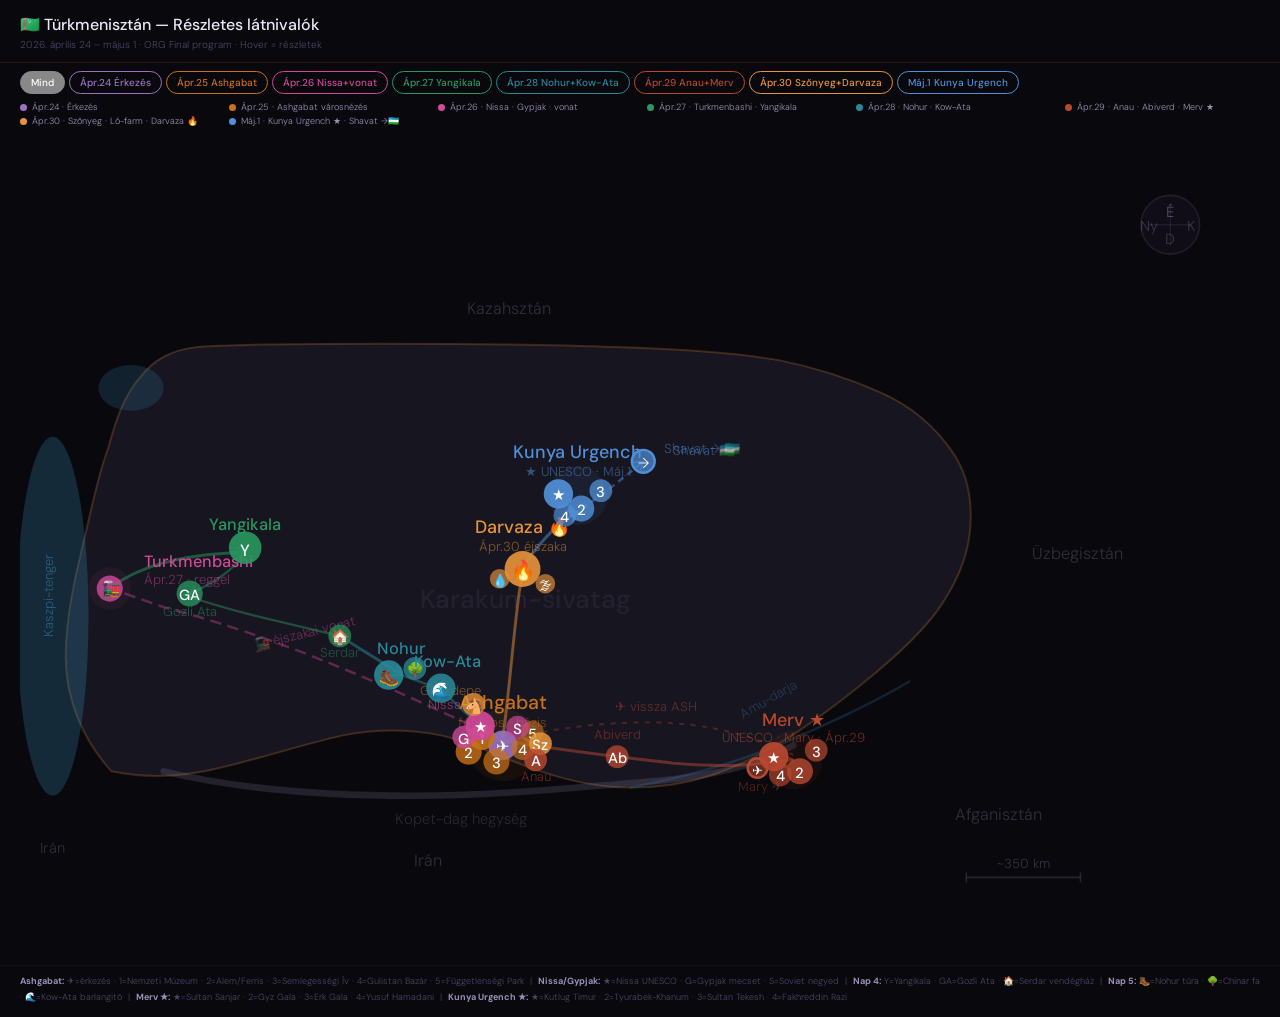
<file: trips/Kozep Azsia/turkmenisztan_terkep.html>
<!DOCTYPE html>
<html lang="hu">
<head>
<meta charset="UTF-8">
<meta name="viewport" content="width=device-width, initial-scale=1.0">
<title>Türkmenisztán — Részletes látnivalók térképe</title>
<link href="https://fonts.googleapis.com/css2?family=DM+Sans:wght@300;400;500&display=swap" rel="stylesheet">
<style>
*{box-sizing:border-box;margin:0;padding:0;}
:root{
  --bg:#09080C;--s1:#12101A;
  --border:rgba(232,148,58,0.12);--border2:rgba(232,148,58,0.06);
  --text:#EDE8F8;--muted:#9A90B8;--dim:#4A4568;
  --d1:#9A72C0;--d2:#C8701A;--d3:#D04898;--d4:#2A9860;
  --d5:#2A8898;--d6:#B84830;--d7:#E8943A;--d8:#5090D8;
}
html,body{min-height:100%;background:var(--bg);color:var(--text);font-family:'DM Sans',sans-serif;font-weight:300;}
body{display:flex;flex-direction:column;}
.header{padding:14px 20px 10px;border-bottom:1px solid var(--border);display:flex;align-items:flex-start;justify-content:space-between;gap:10px;flex-wrap:wrap;}
.header h1{font-size:16px;font-weight:500;}
.header p{font-size:10px;color:var(--dim);margin-top:2px;line-height:1.5;}
.controls{display:flex;gap:4px;flex-wrap:wrap;padding:8px 20px 5px;}
.day-btn{cursor:pointer;padding:4px 10px;border-radius:100px;border:1px solid;font-family:'DM Sans',sans-serif;font-size:10px;font-weight:500;background:transparent;transition:all .15s;white-space:nowrap;}
.legend{display:grid;grid-template-columns:repeat(auto-fill,minmax(190px,1fr));gap:2px 14px;padding:2px 20px 8px;}
.leg{display:flex;align-items:center;gap:5px;font-size:9px;color:var(--muted);}
.leg-dot{width:7px;height:7px;border-radius:50%;flex-shrink:0;}
.map-wrap{flex:1;position:relative;padding:0 20px 14px;}
svg#map{width:100%;display:block;}
.tooltip{
  position:absolute;pointer-events:none;opacity:0;transition:opacity .15s;z-index:20;
  background:#1A1824;border:1px solid rgba(232,148,58,0.25);
  border-radius:11px;padding:10px 13px;min-width:185px;max-width:230px;
  box-shadow:0 8px 24px rgba(0,0,0,0.5);
}
.tt-day{font-size:9px;font-weight:500;letter-spacing:.1em;text-transform:uppercase;margin-bottom:3px;}
.tt-name{font-size:13px;font-weight:500;margin-bottom:3px;color:var(--text);}
.tt-stars{font-size:11px;color:#F5A623;margin-bottom:2px;}
.tt-type{font-size:9px;font-weight:500;margin-bottom:4px;opacity:.7;}
.tt-desc{font-size:10.5px;color:var(--muted);line-height:1.55;}
.info-bar{padding:7px 20px 12px;font-size:9px;color:var(--dim);border-top:1px solid var(--border2);line-height:1.8;}
.info-bar strong{color:var(--muted);}
</style>
</head>
<body>
<div class="header">
  <div>
    <h1>🇹🇲 Türkmenisztán — Részletes látnivalók</h1>
    <p>2026. április 24 – május 1 · ORG Final program · Hover = részletek</p>
  </div>
</div>
<div class="controls">
  <button class="day-btn" data-day="all" style="border-color:#888" onclick="filter('all',this)">Mind</button>
  <button class="day-btn" data-day="d1" style="border-color:var(--d1);color:var(--d1)" onclick="filter('d1',this)">Ápr.24 Érkezés</button>
  <button class="day-btn" data-day="d2" style="border-color:var(--d2);color:var(--d2)" onclick="filter('d2',this)">Ápr.25 Ashgabat</button>
  <button class="day-btn" data-day="d3" style="border-color:var(--d3);color:var(--d3)" onclick="filter('d3',this)">Ápr.26 Nissa+vonat</button>
  <button class="day-btn" data-day="d4" style="border-color:var(--d4);color:var(--d4)" onclick="filter('d4',this)">Ápr.27 Yangikala</button>
  <button class="day-btn" data-day="d5" style="border-color:var(--d5);color:var(--d5)" onclick="filter('d5',this)">Ápr.28 Nohur+Kow-Ata</button>
  <button class="day-btn" data-day="d6" style="border-color:var(--d6);color:var(--d6)" onclick="filter('d6',this)">Ápr.29 Anau+Merv</button>
  <button class="day-btn" data-day="d7" style="border-color:var(--d7);color:var(--d7)" onclick="filter('d7',this)">Ápr.30 Szőnyeg+Darvaza</button>
  <button class="day-btn" data-day="d8" style="border-color:var(--d8);color:var(--d8)" onclick="filter('d8',this)">Máj.1 Kunya Urgench</button>
</div>
<div class="legend">
  <div class="leg"><div class="leg-dot" style="background:var(--d1)"></div>Ápr.24 · Érkezés</div>
  <div class="leg"><div class="leg-dot" style="background:var(--d2)"></div>Ápr.25 · Ashgabat városnézés</div>
  <div class="leg"><div class="leg-dot" style="background:var(--d3)"></div>Ápr.26 · Nissa · Gypjak · vonat</div>
  <div class="leg"><div class="leg-dot" style="background:var(--d4)"></div>Ápr.27 · Turkmenbashi · Yangikala</div>
  <div class="leg"><div class="leg-dot" style="background:var(--d5)"></div>Ápr.28 · Nohur · Kow-Ata</div>
  <div class="leg"><div class="leg-dot" style="background:var(--d6)"></div>Ápr.29 · Anau · Abiverd · Merv ★</div>
  <div class="leg"><div class="leg-dot" style="background:var(--d7)"></div>Ápr.30 · Szőnyeg · Ló-farm · Darvaza 🔥</div>
  <div class="leg"><div class="leg-dot" style="background:var(--d8)"></div>Máj.1 · Kunya Urgench ★ · Shavat →🇺🇿</div>
</div>
<div class="map-wrap" id="wrap">
<svg id="map" viewBox="0 0 760 500" role="img">
  <title>Türkmenisztán részletes látnivalók — pontos határokkal</title>
  <desc>Interaktív térkép valódi GPS koordinátákra leképzett helyszínekkel</desc>
  <defs>
    <marker id="arr" viewBox="0 0 10 10" refX="8" refY="5" markerWidth="5" markerHeight="5" orient="auto-start-reverse">
      <path d="M2 1L8 5L2 9" fill="none" stroke="context-stroke" stroke-width="1.5" stroke-linecap="round" stroke-linejoin="round"/>
    </marker>
  </defs>

  <!--
    Koordináta leképzés:
    Türkmenisztán: lon 52.27°K – 66.69°K, lat 35.13°É – 42.80°É
    SVG: x: 30–730 (700px), y: 30–470 (440px)
    lon → x: (lon - 52.27) / (66.69 - 52.27) * 700 + 30
    lat → y: (42.80 - lat) / (42.80 - 35.13) * 440 + 30  (fordított, mert SVG y lefele nő)

    Kulcs GPS koordináták (valódi):
    Ashgabat:       37.960°N, 58.326°E  → x=296, y=371
    Turkmenbashi:   40.006°N, 52.994°E  → x=55,  y=278
    Yangikala:      40.457°N, 54.714°E  → x=138, y=256
    Gozli Ata:      39.580°N, 54.020°E  → x=104, y=279
    Serdar:         38.975°N, 56.276°E  → x=196, y=307
    Nohur:          38.471°N, 57.030°E  → x=234, y=331
    Kow-Ata:        38.297°N, 57.522°E  → x=258, y=339
    Darvaza:        40.252°N, 58.440°E  → x=308, y=264
    Merv/Mary:      37.609°N, 61.864°E  → x=474, y=383
    Kunya Urgench:  42.324°N, 59.182°E  → x=342, y=221
    Dashoguz:       41.837°N, 59.965°E  → x=380, y=145  [UZ oldalon]
    Anau:           37.895°N, 58.512°E  → x=301, y=372
    Abiverd:        37.700°N, 59.890°E  → x=366, y=381
    Shavat/határ:   41.550°N, 60.200°E  → x=382, y=166
    Geokdepe(lóf.): 38.160°N, 57.953°E  → x=280, y=345

    HATÁR koordináták (közelítő, valódi alapján):
  -->

  <!-- ══════ TÜRKMENISZTÁN VALÓDI HATÁRAI ══════ -->
  <!--
    Észak: Kazahsztán határ ~42.5°N, egyenes vonal 52.5°K-tól 62°K-ig
    ÉK: Üzbegisztán határ, Amudarja mentén, 59-62°K, 42-37°N
    K: Afganisztán határ ~66.5°K, 35-37°N délen
    D: Irán határ, Kopet-dag, ~35.2-37.5°N
    Ny: Kaszpi-tenger, ~52.5-53°K, 37-42°N
    Kaszpi-tenger öböl (Garabogazköl): 41°N, 53-54°K

    Leképzett pontok (svg koordináta):
    Kaszpi part délen:   lon=53.0, lat=37.0  → x=56, y=390
    Kaszpi part középen: lon=52.5, lat=38.5  → x=32, y=321
    Kaszpi part északon: lon=53.0, lat=41.0  → x=56, y=200
    Kazah határ nyugat:  lon=53.5, lat=42.5  → x=80, y=132 (approx)
    Kazah határ közép:   lon=58.0, lat=42.5  → x=298, y=132
    Kazah határ kelet:   lon=62.0, lat=42.0  → x=491, y=150
    Üzbég határ észak:   lon=62.0, lat=42.0  → x=491, y=150
    Üzbég határ köz:     lon=65.5, lat=38.5  → x=660, y=321
    Afgan határ észak:   lon=66.5, lat=37.5  → x=708, y=371
    Afgan határ dél:     lon=63.0, lat=35.3  → x=532, y=471(clip)
    Iráni határ közép:   lon=58.0, lat=35.3  → x=298, y=465
    Iráni határ nyugat:  lon=54.0, lat=37.5  → x=88, y=371
  -->

  <!-- Ország alap -->
  <path id="country" d="
    M 56 390
    C 38 370, 28 345, 28 320
    C 28 295, 34 270, 40 245
    C 44 228, 48 208, 54 192
    C 58 178, 62 162, 74 148
    C 82 138, 92 132, 108 130
    C 135 128, 175 128, 220 128
    C 265 128, 315 128, 365 130
    C 400 131, 435 133, 465 138
    C 490 143, 510 150, 528 158
    C 548 167, 562 180, 572 195
    C 582 210, 584 228, 582 245
    C 580 262, 572 278, 562 292
    C 550 308, 534 322, 518 335
    C 502 348, 486 360, 470 370
    C 454 380, 438 388, 422 393
    C 406 398, 390 400, 374 400
    C 355 400, 336 396, 316 389
    C 296 382, 276 372, 258 368
    C 238 364, 218 364, 198 368
    C 175 373, 148 382, 122 388
    C 102 393, 80 395, 56 390 Z
  " fill="rgba(26,24,36,0.88)" stroke="rgba(232,148,58,0.22)" stroke-width="1.2"/>

  <!-- Kaszpi-tenger nyugaton -->
  <ellipse cx="20" cy="295" rx="22" ry="110" fill="rgba(56,144,192,0.25)"/>
  <text x="20" y="282" text-anchor="middle" font-size="8" fill="rgba(56,144,192,0.5)" transform="rotate(-90,20,282)">Kaszpi-tenger</text>

  <!-- Garabogazköl öböl (É-Ny sarok) -->
  <ellipse cx="68" cy="155" rx="20" ry="14" fill="rgba(56,144,192,0.18)"/>

  <!-- Karakum sivatag felirat -->
  <text x="310" y="290" text-anchor="middle" font-size="16" fill="rgba(154,144,184,0.09)" font-weight="500" font-family="DM Sans">Karakum-sivatag</text>

  <!-- Kopet-dag hegység (dél) - árnyékolás -->
  <path d="M 88 390 C 130 400, 180 405, 240 405 C 290 405, 340 400, 390 396 C 420 393, 450 388, 474 374"
    fill="none" stroke="rgba(154,144,184,0.18)" stroke-width="4" stroke-linecap="round"/>
  <text x="270" y="422" text-anchor="middle" font-size="9" fill="rgba(154,144,184,0.22)">Kopet-dag hegység</text>

  <!-- Amu-darja folyó (keleten, TM-UZ határ mentén) -->
  <path d="M 374 400 C 400 395, 430 388, 465 374 C 490 363, 520 350, 545 335"
    fill="none" stroke="rgba(56,144,192,0.2)" stroke-width="1.5" stroke-linecap="round"/>
  <text x="460" y="348" font-size="8" fill="rgba(56,144,192,0.3)" text-anchor="middle" transform="rotate(-30,460,348)">Amu-darja</text>

  <!-- Szomszéd feliratok -->
  <text x="300" y="110" text-anchor="middle" font-size="10" fill="rgba(154,144,184,0.28)">Kazahsztán</text>
  <text x="620" y="260" text-anchor="start" font-size="10" fill="rgba(154,144,184,0.28)">Üzbegisztán</text>
  <text x="600" y="420" text-anchor="middle" font-size="10" fill="rgba(154,144,184,0.28)">Afganisztán</text>
  <text x="250" y="448" text-anchor="middle" font-size="10" fill="rgba(154,144,184,0.28)">Irán</text>
  <text x="20" y="440" text-anchor="middle" font-size="9" fill="rgba(154,144,184,0.28)">Irán</text>

  <!-- ══════ ÚTVONALAK ══════ -->

  <!-- Nap 3: Ashgabat → vonat → Turkmenbashi -->
  <path d="M 296 371 C 230 340, 160 308, 90 290 C 75 285, 62 280, 55 278"
    fill="none" stroke="rgba(208,72,152,0.38)" stroke-width="1.5" stroke-dasharray="7 4" marker-end="url(#arr)"/>
  <text x="175" y="308" text-anchor="middle" font-size="8" fill="rgba(208,72,152,0.45)" transform="rotate(-14,175,308)">🚂 éjszakai vonat</text>

  <!-- Nap 4: Turkmenbashi → Yangikala → Gozli Ata → Serdar -->
  <path d="M 55 278 C 75 262, 108 256, 138 256" fill="none" stroke="rgba(42,152,96,0.5)" stroke-width="1.8" marker-end="url(#arr)"/>
  <path d="M 138 256 C 130 268, 116 276, 104 281" fill="none" stroke="rgba(42,152,96,0.45)" stroke-width="1.4" marker-end="url(#arr)"/>
  <path d="M 104 283 C 130 292, 162 299, 196 307" fill="none" stroke="rgba(42,152,96,0.45)" stroke-width="1.4" marker-end="url(#arr)"/>

  <!-- Nap 5: Serdar → Nohur → Kow-Ata → Ashgabat -->
  <path d="M 196 307 C 210 316, 222 323, 234 331" fill="none" stroke="rgba(42,136,152,0.5)" stroke-width="1.8" marker-end="url(#arr)"/>
  <path d="M 234 331 C 242 334, 250 337, 258 339" fill="none" stroke="rgba(42,136,152,0.45)" stroke-width="1.5" marker-end="url(#arr)"/>
  <path d="M 258 339 C 272 355, 284 363, 296 371" fill="none" stroke="rgba(42,136,152,0.45)" stroke-width="1.5" marker-end="url(#arr)"/>

  <!-- Nap 6: Ashgabat → Anau → Abiverd → Mary → Merv → repülő vissza -->
  <path d="M 296 371 C 330 377, 366 381, 400 385 C 432 388, 452 386, 474 383"
    fill="none" stroke="rgba(184,72,48,0.5)" stroke-width="1.8" marker-end="url(#arr)"/>
  <!-- Repülő vissza Mary→Ashgabat -->
  <path d="M 474 380 C 450 368, 420 360, 385 360 C 355 360, 325 364, 296 371"
    fill="none" stroke="rgba(184,72,48,0.32)" stroke-width="1.2" stroke-dasharray="3 4" marker-end="url(#arr)"/>
  <text x="390" y="353" text-anchor="middle" font-size="8" fill="rgba(184,72,48,0.45)">✈ vissza ASH</text>

  <!-- Nap 7: Ashgabat → Darvaza (észak) -->
  <path d="M 296 369 C 300 340, 302 310, 306 280 C 308 270, 308 264, 308 264"
    fill="none" stroke="rgba(232,148,58,0.48)" stroke-width="1.8" marker-end="url(#arr)"/>

  <!-- Nap 8: Darvaza → Kunya Urgench → Shavat határátkelő -->
  <path d="M 310 262 C 320 248, 330 237, 342 231"
    fill="none" stroke="rgba(80,144,216,0.5)" stroke-width="1.8" marker-end="url(#arr)"/>
  <path d="M 344 229 C 358 220, 370 210, 382 200"
    fill="none" stroke="rgba(80,144,216,0.45)" stroke-width="1.5" stroke-dasharray="4 3" marker-end="url(#arr)"/>
  <text x="395" y="195" font-size="8" fill="rgba(80,144,216,0.5)">Shavat → 🇺🇿</text>

  <!-- ══════ HELYSZÍNEK — valódi GPS alapú pozíciók ══════ -->

  <!-- ═ ASHGABAT (37.96°N, 58.33°E → x=296, y=371) ═ -->
  <circle cx="296" cy="374" r="22" fill="rgba(200,112,26,0.07)" class="city-area" data-day="d2"/>
  <text x="296" y="352" text-anchor="middle" font-size="12" font-weight="500" fill="#C8701A" class="city-label" data-day="d2">Ashgabat</text>
  <text x="296" y="363" text-anchor="middle" font-size="8" fill="rgba(200,112,26,0.5)" class="city-label" data-day="d2">főváros · bázis</text>

  <!-- D1 Érkezés (repülőtér Ashgabat) -->
  <g class="site" data-day="d1" data-id="a0" onmouseenter="show(event,'a0')" onmouseleave="hide()" style="cursor:pointer">
    <circle cx="296" cy="374" r="9" fill="#9A72C0" opacity="0.9"/>
    <text x="296" y="378" text-anchor="middle" font-size="10" fill="white">✈</text>
  </g>

  <!-- D2 Nemzeti Múzeum (ASH belváros, kicsit DK) -->
  <g class="site" data-day="d2" data-id="a1" onmouseenter="show(event,'a1')" onmouseleave="hide()" style="cursor:pointer">
    <circle cx="283" cy="369" r="8" fill="#C8701A" opacity="0.88"/>
    <text x="283" y="373" text-anchor="middle" font-size="9" fill="white" font-weight="500">1</text>
  </g>
  <!-- D2 Alem/Ferris (nyugati ASH) -->
  <g class="site" data-day="d2" data-id="a2" onmouseenter="show(event,'a2')" onmouseleave="hide()" style="cursor:pointer">
    <circle cx="275" cy="378" r="8" fill="#C8701A" opacity="0.80"/>
    <text x="275" y="382" text-anchor="middle" font-size="9" fill="white" font-weight="500">2</text>
  </g>
  <!-- D2 Semlegességi Ív (dél-ASH) -->
  <g class="site" data-day="d2" data-id="a3" onmouseenter="show(event,'a3')" onmouseleave="hide()" style="cursor:pointer">
    <circle cx="292" cy="384" r="8" fill="#C8701A" opacity="0.73"/>
    <text x="292" y="388" text-anchor="middle" font-size="9" fill="white" font-weight="500">3</text>
  </g>
  <!-- D2 Gulistan Bazár (ÉK-ASH) -->
  <g class="site" data-day="d2" data-id="a4" onmouseenter="show(event,'a4')" onmouseleave="hide()" style="cursor:pointer">
    <circle cx="308" cy="376" r="7" fill="#C8701A" opacity="0.67"/>
    <text x="308" y="380" text-anchor="middle" font-size="9" fill="white" font-weight="500">4</text>
  </g>
  <!-- D2 Függetlenségi Park -->
  <g class="site" data-day="d2" data-id="a5" onmouseenter="show(event,'a5')" onmouseleave="hide()" style="cursor:pointer">
    <circle cx="314" cy="366" r="7" fill="#C8701A" opacity="0.60"/>
    <text x="314" y="370" text-anchor="middle" font-size="9" fill="white" font-weight="500">5</text>
  </g>

  <!-- D3 Nissa UNESCO (38.08°N, 58.13°E → x=286, y=366) -->
  <g class="site" data-day="d3" data-id="n1" onmouseenter="show(event,'n1')" onmouseleave="hide()" style="cursor:pointer">
    <circle cx="282" cy="362" r="9" fill="#D04898" opacity="0.92"/>
    <text x="282" y="366" text-anchor="middle" font-size="9" fill="white" font-weight="500">★</text>
  </g>
  <text x="265" y="352" text-anchor="middle" font-size="8" fill="rgba(208,72,152,0.6)">Nissa ★</text>

  <!-- D3 Gypjak/Kipchak mecset (38.03°N, 58.05°E → x=282, y=369) -->
  <g class="site" data-day="d3" data-id="n2" onmouseenter="show(event,'n2')" onmouseleave="hide()" style="cursor:pointer">
    <circle cx="272" cy="369" r="7" fill="#D04898" opacity="0.78"/>
    <text x="272" y="373" text-anchor="middle" font-size="9" fill="white" font-weight="500">G</text>
  </g>

  <!-- D3 Soviet negyed/Lenin/Bazár (ASH ÉNy) -->
  <g class="site" data-day="d3" data-id="n3" onmouseenter="show(event,'n3')" onmouseleave="hide()" style="cursor:pointer">
    <circle cx="305" cy="363" r="7" fill="#D04898" opacity="0.68"/>
    <text x="305" y="367" text-anchor="middle" font-size="9" fill="white" font-weight="500">S</text>
  </g>

  <!-- D7 Szőnyegmúzeum (ASH belváros) -->
  <g class="site" data-day="d7" data-id="c1" onmouseenter="show(event,'c1')" onmouseleave="hide()" style="cursor:pointer">
    <circle cx="319" cy="373" r="7" fill="#E8943A" opacity="0.85"/>
    <text x="319" y="377" text-anchor="middle" font-size="9" fill="white" font-weight="500">Sz</text>
  </g>

  <!-- D7 Ló-farm Geokdepe (38.16°N, 57.97°E → x=278, y=345) -->
  <g class="site" data-day="d7" data-id="c2" onmouseenter="show(event,'c2')" onmouseleave="hide()" style="cursor:pointer">
    <circle cx="278" cy="349" r="7" fill="#E8943A" opacity="0.78"/>
    <text x="278" y="353" text-anchor="middle" font-size="9" fill="white" font-weight="500">🐴</text>
  </g>
  <text x="264" y="343" text-anchor="middle" font-size="8" fill="rgba(232,148,58,0.45)">Geokdepe</text>

  <!-- D6 Anau (37.90°N, 58.51°E → x=301, y=375) -->
  <g class="site" data-day="d6" data-id="v1" onmouseenter="show(event,'v1')" onmouseleave="hide()" style="cursor:pointer">
    <circle cx="316" cy="383" r="7" fill="#B84830" opacity="0.82"/>
    <text x="316" y="387" text-anchor="middle" font-size="9" fill="white" font-weight="500">A</text>
  </g>
  <text x="316" y="396" text-anchor="middle" font-size="8" fill="rgba(184,72,48,0.5)">Anau</text>

  <!-- ═ TURKMENBASHI (40.00°N, 52.99°E → x=55, y=278) ═ -->
  <circle cx="55" cy="278" r="13" fill="rgba(208,72,152,0.07)" class="city-area" data-day="d4"/>
  <text x="76" y="265" text-anchor="start" font-size="10" font-weight="500" fill="#D04898" class="city-label" data-day="d4">Turkmenbashi</text>
  <text x="76" y="275" text-anchor="start" font-size="8" fill="rgba(208,72,152,0.5)" class="city-label" data-day="d4">Ápr.27 · reggel</text>
  <g class="site" data-day="d4" data-id="tb1" onmouseenter="show(event,'tb1')" onmouseleave="hide()" style="cursor:pointer">
    <circle cx="55" cy="278" r="8" fill="#D04898" opacity="0.82"/>
    <text x="55" y="282" text-anchor="middle" font-size="10" fill="white">🚂</text>
  </g>

  <!-- ═ YANGIKALA (40.46°N, 54.71°E → x=138, y=256) ═ -->
  <text x="138" y="242" text-anchor="middle" font-size="10" font-weight="500" fill="#2A9860" class="city-label" data-day="d4">Yangikala</text>
  <g class="site" data-day="d4" data-id="y1" onmouseenter="show(event,'y1')" onmouseleave="hide()" style="cursor:pointer">
    <circle cx="138" cy="253" r="10" fill="#2A9860" opacity="0.9"/>
    <text x="138" y="258" text-anchor="middle" font-size="10" fill="white" font-weight="500">Y</text>
  </g>

  <!-- ═ GOZLI ATA (39.58°N, 54.02°E → x=104, y=279) ═ -->
  <g class="site" data-day="d4" data-id="y2" onmouseenter="show(event,'y2')" onmouseleave="hide()" style="cursor:pointer">
    <circle cx="104" cy="281" r="8" fill="#2A9860" opacity="0.76"/>
    <text x="104" y="285" text-anchor="middle" font-size="9" fill="white" font-weight="500">GA</text>
  </g>
  <text x="104" y="295" text-anchor="middle" font-size="8" fill="rgba(42,152,96,0.5)">Gozli Ata</text>

  <!-- ═ SERDAR (38.975°N, 56.276°E → x=196, y=307) ═ -->
  <g class="site" data-day="d4" data-id="y3" onmouseenter="show(event,'y3')" onmouseleave="hide()" style="cursor:pointer">
    <circle cx="196" cy="307" r="7" fill="#2A9860" opacity="0.68"/>
    <text x="196" y="311" text-anchor="middle" font-size="9" fill="white" font-weight="500">🏠</text>
  </g>
  <text x="196" y="320" text-anchor="middle" font-size="8" fill="rgba(42,152,96,0.45)">Serdar</text>

  <!-- ═ NOHUR (38.47°N, 57.03°E → x=234, y=331) ═ -->
  <text x="234" y="318" text-anchor="middle" font-size="10" font-weight="500" fill="#2A8898" class="city-label" data-day="d5">Nohur</text>
  <g class="site" data-day="d5" data-id="nh1" onmouseenter="show(event,'nh1')" onmouseleave="hide()" style="cursor:pointer">
    <circle cx="226" cy="331" r="9" fill="#2A8898" opacity="0.9"/>
    <text x="226" y="336" text-anchor="middle" font-size="10" fill="white">🥾</text>
  </g>
  <g class="site" data-day="d5" data-id="nh2" onmouseenter="show(event,'nh2')" onmouseleave="hide()" style="cursor:pointer">
    <circle cx="242" cy="327" r="7" fill="#2A8898" opacity="0.76"/>
    <text x="242" y="331" text-anchor="middle" font-size="9" fill="white">🌳</text>
  </g>

  <!-- ═ KOW-ATA (38.30°N, 57.52°E → x=258, y=339) ═ -->
  <text x="262" y="326" text-anchor="middle" font-size="10" font-weight="500" fill="#2A8898" class="city-label" data-day="d5">Kow-Ata</text>
  <g class="site" data-day="d5" data-id="ka1" onmouseenter="show(event,'ka1')" onmouseleave="hide()" style="cursor:pointer">
    <circle cx="258" cy="339" r="9" fill="#2A8898" opacity="0.88"/>
    <text x="258" y="344" text-anchor="middle" font-size="10" fill="white">🌊</text>
  </g>

  <!-- ═ ABIVERD (37.70°N, 59.89°E → x=366, y=381) ═ -->
  <g class="site" data-day="d6" data-id="v2" onmouseenter="show(event,'v2')" onmouseleave="hide()" style="cursor:pointer">
    <circle cx="366" cy="381" r="7" fill="#B84830" opacity="0.76"/>
    <text x="366" y="385" text-anchor="middle" font-size="9" fill="white" font-weight="500">Ab</text>
  </g>
  <text x="366" y="370" text-anchor="middle" font-size="8" fill="rgba(184,72,48,0.45)">Abiverd</text>

  <!-- ═ MARY / MERV (37.61°N, 61.86°E → x=474, y=383) ═ -->
  <circle cx="474" cy="383" r="18" fill="rgba(184,72,48,0.08)" class="city-area" data-day="d6"/>
  <text x="474" y="362" text-anchor="middle" font-size="11" font-weight="500" fill="#B84830" class="city-label" data-day="d6">Merv ★</text>
  <text x="474" y="372" text-anchor="middle" font-size="8" fill="rgba(184,72,48,0.55)" class="city-label" data-day="d6">UNESCO · Mary · Ápr.29</text>

  <g class="site" data-day="d6" data-id="m1" onmouseenter="show(event,'m1')" onmouseleave="hide()" style="cursor:pointer">
    <circle cx="462" cy="381" r="9" fill="#B84830" opacity="0.92"/>
    <text x="462" y="385" text-anchor="middle" font-size="9" fill="white" font-weight="500">★</text>
  </g>
  <g class="site" data-day="d6" data-id="m2" onmouseenter="show(event,'m2')" onmouseleave="hide()" style="cursor:pointer">
    <circle cx="478" cy="390" r="8" fill="#B84830" opacity="0.80"/>
    <text x="478" y="394" text-anchor="middle" font-size="9" fill="white" font-weight="500">2</text>
  </g>
  <g class="site" data-day="d6" data-id="m3" onmouseenter="show(event,'m3')" onmouseleave="hide()" style="cursor:pointer">
    <circle cx="488" cy="377" r="7" fill="#B84830" opacity="0.70"/>
    <text x="488" y="381" text-anchor="middle" font-size="9" fill="white" font-weight="500">3</text>
  </g>
  <g class="site" data-day="d6" data-id="m4" onmouseenter="show(event,'m4')" onmouseleave="hide()" style="cursor:pointer">
    <circle cx="466" cy="392" r="7" fill="#B84830" opacity="0.63"/>
    <text x="466" y="396" text-anchor="middle" font-size="9" fill="white" font-weight="500">4</text>
  </g>
  <!-- Mary repülő -->
  <g class="site" data-day="d6" data-id="m5" onmouseenter="show(event,'m5')" onmouseleave="hide()" style="cursor:pointer">
    <circle cx="452" cy="388" r="6" fill="rgba(184,72,48,0.55)" stroke="#B84830" stroke-width="1.5"/>
    <text x="452" y="392" text-anchor="middle" font-size="8" fill="white">✈</text>
  </g>
  <text x="440" y="402" font-size="8" fill="rgba(184,72,48,0.4)">Mary ✈</text>

  <!-- ═ DARVAZA (40.25°N, 58.44°E → x=308, y=264) ═ -->
  <text x="308" y="244" text-anchor="middle" font-size="11" font-weight="500" fill="#E8943A" class="city-label" data-day="d7">Darvaza 🔥</text>
  <text x="308" y="255" text-anchor="middle" font-size="8" fill="rgba(232,148,58,0.5)" class="city-label" data-day="d7">Ápr.30 éjszaka</text>
  <g class="site" data-day="d7" data-id="d1" onmouseenter="show(event,'d1')" onmouseleave="hide()" style="cursor:pointer">
    <circle cx="308" cy="266" r="11" fill="#E8943A" opacity="0.9"/>
    <text x="308" y="271" text-anchor="middle" font-size="12" fill="white">🔥</text>
  </g>
  <!-- Vízkráter (kissé NyK-re) -->
  <g class="site" data-day="d7" data-id="d2s" onmouseenter="show(event,'d2s')" onmouseleave="hide()" style="cursor:pointer">
    <circle cx="294" cy="272" r="6" fill="#E8943A" opacity="0.65"/>
    <text x="294" y="276" text-anchor="middle" font-size="8" fill="white">💧</text>
  </g>
  <!-- Iszapkráter (kissé K-re) -->
  <g class="site" data-day="d7" data-id="d3s" onmouseenter="show(event,'d3s')" onmouseleave="hide()" style="cursor:pointer">
    <circle cx="322" cy="275" r="6" fill="#E8943A" opacity="0.65"/>
    <text x="322" y="279" text-anchor="middle" font-size="8" fill="white">🌫</text>
  </g>

  <!-- ═ KUNYA URGENCH (42.32°N, 59.18°E → x=342, y=221) ═ -->
  <circle cx="342" cy="221" r="18" fill="rgba(80,144,216,0.08)" class="city-area" data-day="d8"/>
  <text x="342" y="198" text-anchor="middle" font-size="11" font-weight="500" fill="#5090D8" class="city-label" data-day="d8">Kunya Urgench</text>
  <text x="342" y="209" text-anchor="middle" font-size="8" fill="rgba(80,144,216,0.5)" class="city-label" data-day="d8">★ UNESCO · Máj.1</text>

  <g class="site" data-day="d8" data-id="ku1" onmouseenter="show(event,'ku1')" onmouseleave="hide()" style="cursor:pointer">
    <circle cx="330" cy="220" r="9" fill="#5090D8" opacity="0.92"/>
    <text x="330" y="224" text-anchor="middle" font-size="9" fill="white" font-weight="500">★</text>
  </g>
  <g class="site" data-day="d8" data-id="ku2" onmouseenter="show(event,'ku2')" onmouseleave="hide()" style="cursor:pointer">
    <circle cx="344" cy="229" r="8" fill="#5090D8" opacity="0.82"/>
    <text x="344" y="233" text-anchor="middle" font-size="9" fill="white" font-weight="500">2</text>
  </g>
  <g class="site" data-day="d8" data-id="ku3" onmouseenter="show(event,'ku3')" onmouseleave="hide()" style="cursor:pointer">
    <circle cx="356" cy="218" r="7" fill="#5090D8" opacity="0.74"/>
    <text x="356" y="222" text-anchor="middle" font-size="9" fill="white" font-weight="500">3</text>
  </g>
  <g class="site" data-day="d8" data-id="ku4" onmouseenter="show(event,'ku4')" onmouseleave="hide()" style="cursor:pointer">
    <circle cx="334" cy="233" r="7" fill="#5090D8" opacity="0.66"/>
    <text x="334" y="237" text-anchor="middle" font-size="9" fill="white" font-weight="500">4</text>
  </g>

  <!-- ═ SHAVAT HATÁR (41.55°N, 60.20°E → x=382, y=200) ═ -->
  <g class="site" data-day="d8" data-id="sh1" onmouseenter="show(event,'sh1')" onmouseleave="hide()" style="cursor:pointer">
    <circle cx="382" cy="200" r="7" fill="rgba(80,144,216,0.7)" stroke="#5090D8" stroke-width="1.5"/>
    <text x="382" y="204" text-anchor="middle" font-size="9" fill="white">→</text>
  </g>
  <text x="400" y="196" font-size="8" fill="rgba(80,144,216,0.5)">Shavat 🇺🇿</text>

  <!-- Méretarány -->
  <g transform="translate(580, 455)">
    <line x1="0" y1="0" x2="70" y2="0" stroke="rgba(154,144,184,0.2)" stroke-width="1"/>
    <line x1="0" y1="-3" x2="0" y2="3" stroke="rgba(154,144,184,0.2)" stroke-width="1"/>
    <line x1="70" y1="-3" x2="70" y2="3" stroke="rgba(154,144,184,0.2)" stroke-width="1"/>
    <text x="35" y="-6" text-anchor="middle" font-size="8" fill="rgba(154,144,184,0.3)">~350 km</text>
  </g>

  <!-- Iránytű (jobb felső sarok) -->
  <g transform="translate(705, 55)">
    <circle r="18" fill="rgba(20,16,28,0.7)" stroke="rgba(154,144,184,0.15)"/>
    <text y="-5" text-anchor="middle" font-size="9" fill="rgba(154,144,184,0.5)" font-family="DM Sans">É</text>
    <text y="12" text-anchor="middle" font-size="9" fill="rgba(154,144,184,0.3)" font-family="DM Sans">D</text>
    <text x="-13" y="4" text-anchor="middle" font-size="9" fill="rgba(154,144,184,0.3)" font-family="DM Sans">Ny</text>
    <text x="13" y="4" text-anchor="middle" font-size="9" fill="rgba(154,144,184,0.3)" font-family="DM Sans">K</text>
    <line y1="-13" y2="13" stroke="rgba(154,144,184,0.2)" stroke-width="0.5"/>
    <line x1="-13" x2="13" stroke="rgba(154,144,184,0.2)" stroke-width="0.5"/>
  </g>

</svg>
<div class="tooltip" id="tt"></div>
</div>

<div class="info-bar">
  <strong>Ashgabat:</strong> ✈=érkezés · 1=Nemzeti Múzeum · 2=Alem/Ferris · 3=Semlegességi Ív · 4=Gulistan Bazár · 5=Függetlenségi Park &nbsp;|&nbsp;
  <strong>Nissa/Gypjak:</strong> ★=Nissa UNESCO · G=Gypjak mecset · S=Soviet negyed &nbsp;|&nbsp;
  <strong>Nap 4:</strong> Y=Yangikala · GA=Gozli Ata · 🏠=Serdar vendégház &nbsp;|&nbsp;
  <strong>Nap 5:</strong> 🥾=Nohur túra · 🌳=Chinar fa · 🌊=Kow-Ata barlangitó &nbsp;|&nbsp;
  <strong>Merv ★:</strong> ★=Sultan Sanjar · 2=Gyz Gala · 3=Erk Gala · 4=Yusuf Hamadani &nbsp;|&nbsp;
  <strong>Kunya Urgench ★:</strong> ★=Kutlug Timur · 2=Tyurabek-Khanum · 3=Sultan Tekesh · 4=Fakhreddin Razi
</div>

<script>
const dayColors={d1:'#9A72C0',d2:'#C8701A',d3:'#D04898',d4:'#2A9860',d5:'#2A8898',d6:'#B84830',d7:'#E8943A',d8:'#5090D8'};
const dayNames={d1:'Ápr. 24',d2:'Ápr. 25',d3:'Ápr. 26',d4:'Ápr. 27',d5:'Ápr. 28',d6:'Ápr. 29',d7:'Ápr. 30',d8:'Máj. 1'};
const sites={
  a0:{day:'d1',name:'Érkezés Ashgabatba',stars:'',type:'TK320 · 19:50 · Repülőtér',desc:'Ashgabat Nemzetközi Repülőtér. Belépési formalitások: vízum (85+4 USD), migrációs adó (10+4 USD), PCR teszt (33 USD). Összesen ~136 USD készpénz szükséges. Transfer hotelbe.'},
  a1:{day:'d2',name:'Nemzeti Múzeum',stars:'★★★★ 4.4',type:'Múzeum · Ápr.25 reggel',desc:'500 000+ tárgy. Türkmenisztán régészeti és néprajzi gyűjteménye — pártus, margianai, khorezmi anyagok. Kontextust ad a Nissa, Merv és Kunya Urgench helyszínekhez.'},
  a2:{day:'d2',name:'Alem Center · Ferris kerék',stars:'★★★★ 4.2',type:'Guinness-rekord · Ápr.25',desc:'A világ legnagyobb kapalmas Ferris kereke (Guinness-rekord). Ashgabat modern, monumentális arcát mutatja. A Bagt Koshgi (Boldogság Palotája) éjjeli panoráma a városra.'},
  a3:{day:'d2',name:'Semlegességi Ív',stars:'★★★★ 4.5',type:'Emlékmű · politikai szimbólum',desc:'Türkmenisztán semlegességének emlékműve. Az ország egyik legikonikusabb építménye — kilátópont és erős állami szimbólum egyszerre.'},
  a4:{day:'d2',name:'Gulistan Bazár',stars:'★★★★ 4.3',type:'Bazár · helyi élet',desc:'Az egyik legnagyobb és legrégebbi piac Türkmenisztánban. Helyi élelmiszer, textil, fűszerek. Jobb betekintés a hétköznapi türkmen életbe, mint a monumentális terek.'},
  a5:{day:'d2',name:'Függetlenségi Park + Emlékmű',stars:'★★★★ 4.4',type:'Park · állami reprezentáció',desc:'Nagy tengelyek, aranyozott részletek, monumentális lépték — a posztszovjet türkmen államiság vizuális nyelve. Sokszor szürreálisan üres, de látványos.'},
  n1:{day:'d3',name:'Nissa ★ UNESCO',stars:'★★★★½ 4.5',type:'★ UNESCO · Kr.e. 3 – Kr.u. 3. sz.',desc:'A Parthus Birodalom egyik legfontosabb erődje és vallási központja Ashgabat közelében. Romváros — kerek torony, raktárak, oltárterem. Az ORG program belépőt tartalmaz.'},
  n2:{day:'d3',name:'Gypjak mecset (Turkmenbashi Ruhy)',stars:'★★★★½ 4.6',type:'Közép-Ázsia legnagyobb mecsetje',desc:'A Turkmenbashi Ruhy mecset Közép-Ázsia legnagyobb mecsetje. Mellette Niyazov elnök és édesanyja mauzoléuma. A türkmen állam és vallás kapcsolatának erős szimbóluma.'},
  n3:{day:'d3',name:'Soviet negyed · Lenin · Russian Bazaar',stars:'',type:'Városnézés · Ápr.26 délelőtt',desc:'Ashgabat szovjet kori negyede — Óra torony, Cirkusz, Lenin szobor, Pushkin emlékmű, Russian Bazaar. Az ORG programban is szerepel bazár-látogatás és szovjet emlékek.'},
  c1:{day:'d7',name:'Türkmén Szőnyegmúzeum',stars:'★★★★ 4.3',type:'Múzeum · Ápr.30',desc:'8000+ szőnyeg és textiltárgy. A világ legnagyobb kézi szövésű szőnyege (Guinness-rekord). Évszázados türkmen szőnyegkultúra, minták és hagyományok.'},
  c2:{day:'d7',name:'Ahal-Teke ló-farm (Geokdepe)',stars:'★★★★ 4.4',type:'Ló-farm · Ápr.30',desc:'Az Akhal-Teke fajta a türkmen nemzeti szimbólum — arany fényű, különleges ló. Rövid show-program, nemesítési hagyományok. Geokdepe Ashgabattól északra, ~30 km.'},
  v1:{day:'d6',name:'Anau romváros',stars:'★★★★ 4.0',type:'Romváros · Ápr.29 útközben',desc:'7000 éves település romjai Ashgabat közelében. Egy 15. századi mecset maradványai is láthatók. Az ORG Final program expliciten Merv felé menet útba ejti.'},
  v2:{day:'d6',name:'Abiverd romváros',stars:'★★★ 3.8',type:'Romváros · Ápr.29 útközben',desc:'Középkori Selyemút-állomás Ashgabat és Mary között. Az ORG Final program Anau-val együtt Merv felé menet érinti. Archeológiailag érdekes, kevésbé ismert helyszín.'},
  tb1:{day:'d4',name:'Turkmenbashi vasútállomás',stars:'★★★★ 4.1',type:'Mór stílusú pályaudvar · Ápr.27',desc:'Az éjszakai vonat reggel érkezik Turkmenbashiba. Türkmenisztán első vasútállomása — mór stílusú építészet. Innen indul a 4x4-es nap Yangikala felé.'},
  y1:{day:'d4',name:'Yangikala kanyonok',stars:'★★★★★ 4.8',type:'Természet · 4x4 · Ápr.27',desc:'Fehér, rózsaszín és narancs mészkősziklák — "Közép-Ázsia Grand Canyonja". A Kaszpi-tenger melletti sivatagban, 4x4 terepjáróval közelíthető meg. Picnic ebéd útközben.'},
  y2:{day:'d4',name:'Gozli Ata zarándokhely',stars:'★★★★ 4.3',type:'Zarándokhely · Ápr.27',desc:'Helyi muszlim zarándokhely a kanyonok és sziklák között. Különleges atmoszféra és meglepő látvány a sivatagos tájban. Opcionális kitérő Yangikala-ból.'},
  y3:{day:'d4',name:'Serdar — Chinar vendégház',stars:'',type:'Szállás · Ápr.27 éjszaka',desc:'A Chinar vendégház Serdar városában. Az ORG program Yangikala-nap végén itt tölt éjszakát. Egyszerű, autentikus szállás.'},
  nh1:{day:'d5',name:'Nohur hegyifalu — gyalogos túra',stars:'★★★★½ 4.5',type:'Túra · Kopet-dag · Ápr.28 reggel',desc:'A Kopet-dag hegység egyik legrégebbi falva. Egyedi hagyományok — Alexander katonáinak leszármazottai. Gyalogos túra, törzsi temető kos szarvakkal. Picnic ebéd.'},
  nh2:{day:'d5',name:'Öreg Chinar fa (Nohur)',stars:'★★★★ 4.4',type:'Természeti emlék · Nohur',desc:'Nohur falujának spirituális szimbóluma — több évszázados Chinar fa, amelyet a helyi hagyomány gyógyító erőkkel ruház fel. Zarándokhelyszín is egyben.'},
  ka1:{day:'d5',name:'Kow-Ata föld alatti tó',stars:'★★★★½ 4.6',type:'Barlangitó · 34–37°C · Ápr.28',desc:'Föld alatti ásványos tó a Kopet-dag hegyekben. 34–37°C meleg, gazdag ásványi tartalmú víz — úszni lehet benne. Természetes wellness a barlangban. Hozz fürdőruhát!'},
  m1:{day:'d6',name:'Sultan Sanjar mauzóleum — Merv ★',stars:'★★★★★ 4.8',type:'★ UNESCO · Szeldzsuk · Ápr.29',desc:'A Merv UNESCO helyszín legimpozánsabb épülete. A szeldzsuk Sultan Sanjar 12. századi mauzóleuma Közép-Ázsia egyik legjobb állapotú középkori emléke. Merv 4000 éven át lakott.'},
  m2:{day:'d6',name:'Gyz Gala + Oglan Gala',stars:'★★★★ 4.4',type:'Romváros · Merv · UNESCO',desc:'A sasanida kori Merv jellegzetes hajtogatott téglatechnológiával épített toronyépületei. A Merv UNESCO helyszín részei — jellegzetes és emlékezetes látvány.'},
  m3:{day:'d6',name:'Erk Gala + Gyaur Kala',stars:'★★★★ 4.3',type:'Ókori erőd · Merv · UNESCO',desc:'Merv legrégebbi részei — Erk Gala az achaemenida erőd (Kr.e. 6. sz.), Gyaur Kala a hellenisztikus és parthus város. Hatalmas terület, a Selyemút egyik legjelentősebb romvárosa.'},
  m4:{day:'d6',name:'Yusuf Hamadani + Ashabs mauzóleumok',stars:'★★★★ 4.2',type:'Zarándokhely · Merv · UNESCO',desc:'Yusuf Hamadani síremléke és az Ashabs mauzóleumok — Merv aktív muszlim zarándokhelyei. A Próféta állítólagos társainak nyughelye.'},
  m5:{day:'d6',name:'Mary repülőtér ✈ Ashgabatba',stars:'',type:'Belföldi repülő · Ápr.29 este',desc:'Merv után Mary repülőteréről belföldi járattal vissza Ashgabatba. Az ORG programban benne van. ~50 perces repülőút, elkerüli a ~400 km-es autóutat.'},
  d1:{day:'d7',name:'Darvaza gázkráter — "Pokol Kapuja"',stars:'★★★★★ 4.9',type:'Természeti csoda · Ápr.30 éjszaka',desc:'70 méter átmérőjű gázkráter, amely 1971 óta megszakítás nélkül ég. Éjjel az egyik legspektákulárisabb természeti látvány Közép-Ázsiában. BBQ vacsora, jurt éjszaka. Fejlámpa kötelező.'},
  d2s:{day:'d7',name:'Vízkráter (Darvaza)',stars:'★★★★ 4.2',type:'Kis kráter · Darvaza közelében',desc:'A főkráter közelében türkizkék vízzel teli kráter — különleges látvány a sivatagban. A visszaúton érintik (Máj.1 reggel Ashgabat felé).'},
  d3s:{day:'d7',name:'Iszapkráter (Darvaza)',stars:'★★★★ 4.0',type:'Kis kráter · Darvaza közelében',desc:'Bugyogó iszapkráter Darvaza közelében. A három kráter együtt mutatja a területen zajló gázgeológiai folyamatokat. A visszaúton szintén útba esik.'},
  ku1:{day:'d8',name:'Kutlug Timur minaret — Kunya Urgench ★',stars:'★★★★★ 4.7',type:'★ UNESCO · Közép-Ázsia legmagasabb',desc:'62 méter magas, 14. századi minaret — Közép-Ázsia legmagasabb fennmaradt minaretje. Kunya Urgench a Khorezm-sahok középkori fővárosa volt.'},
  ku2:{day:'d8',name:'Tyurabek-Khanum mauzóleum',stars:'★★★★★ 4.6',type:'UNESCO · timurida csempeművészet',desc:'A Kunya Urgench UNESCO helyszín legszebb épülete. Belső kupolájának geometriai mozaikcsempéje a timurida kori csempeművészet egyik csúcsteljesítménye.'},
  ku3:{day:'d8',name:'Sultan Tekesh mauzóleum',stars:'★★★★ 4.4',type:'UNESCO · 12. sz. · seldzsuk',desc:'A Khorezm-sah Sultan Tekesh 12. századi síremléke — karakteres gerincelt kupolájával az egyik legemlékezetesebb épület a helyszínen.'},
  ku4:{day:'d8',name:'Fakhreddin Razi + Sultan Ali',stars:'★★★★ 4.2',type:'UNESCO · zarándokhely',desc:'Középkori iszlám tudós Fakhreddin Razi és Sultan Ali mauzóleumainak csoportja. Aktív zarándokhelyszín.'},
  sh1:{day:'d8',name:'Shavat / Shabat határátkelő → 🇺🇿',stars:'',type:'Határátkelő · Máj.1 délután',desc:'TM–UZ szárazföldi határ. 2–4 óra várakozás lehetséges. Az ORG guide végigkíséri a kilépési formalitásokat. Innen Urgench ~30 perc, majd Khiva.'},
};

const wrap=document.getElementById('wrap');
const tt=document.getElementById('tt');
let ht;
function show(e,id){
  clearTimeout(ht);
  const d=sites[id]; if(!d) return;
  const col=dayColors[d.day]||'#888';
  tt.style.borderColor=col+'44';
  tt.innerHTML=`<div class="tt-day" style="color:${col}">${dayNames[d.day]||''}</div><div class="tt-name">${d.name}</div>${d.stars?`<div class="tt-stars">${d.stars}</div>`:''}<div class="tt-type" style="color:${col}">${d.type}</div><div class="tt-desc">${d.desc}</div>`;
  tt.style.opacity='1'; pos(e);
}
function pos(e){
  const r=wrap.getBoundingClientRect();
  let x=e.clientX-r.left+14, y=e.clientY-r.top-24;
  if(x+244>r.width) x=e.clientX-r.left-248;
  if(y<0) y=4;
  if(y+260>r.height) y=Math.max(4,r.height-264);
  tt.style.left=x+'px'; tt.style.top=y+'px';
}
function hide(){ht=setTimeout(()=>tt.style.opacity='0',100);}
wrap.addEventListener('mousemove',e=>{if(tt.style.opacity==='1') pos(e);});

function filter(day,btn){
  document.querySelectorAll('.day-btn').forEach(b=>{
    const dc=b.dataset.day;
    b.style.background='transparent';
    b.style.color=dc==='all'?'rgba(154,144,184,0.7)':dayColors[dc]||'#888';
    b.style.borderColor=dc==='all'?'#888':dayColors[dc]||'#888';
  });
  const col=day==='all'?'#888':dayColors[day];
  btn.style.background=col; btn.style.color='#fff'; btn.style.borderColor=col;
  document.querySelectorAll('.site[data-day]').forEach(g=>{
    g.style.opacity=(day==='all'||g.dataset.day===day)?'1':'0.06';
  });
  document.querySelectorAll('.city-label,.city-area').forEach(g=>{
    g.style.opacity=(day==='all'||g.dataset.day===day)?'1':'0.08';
  });
}
const allBtn=document.querySelector('.day-btn[data-day="all"]');
allBtn.style.background='#888'; allBtn.style.color='#fff';
</script>
</body>
</html>
</file>
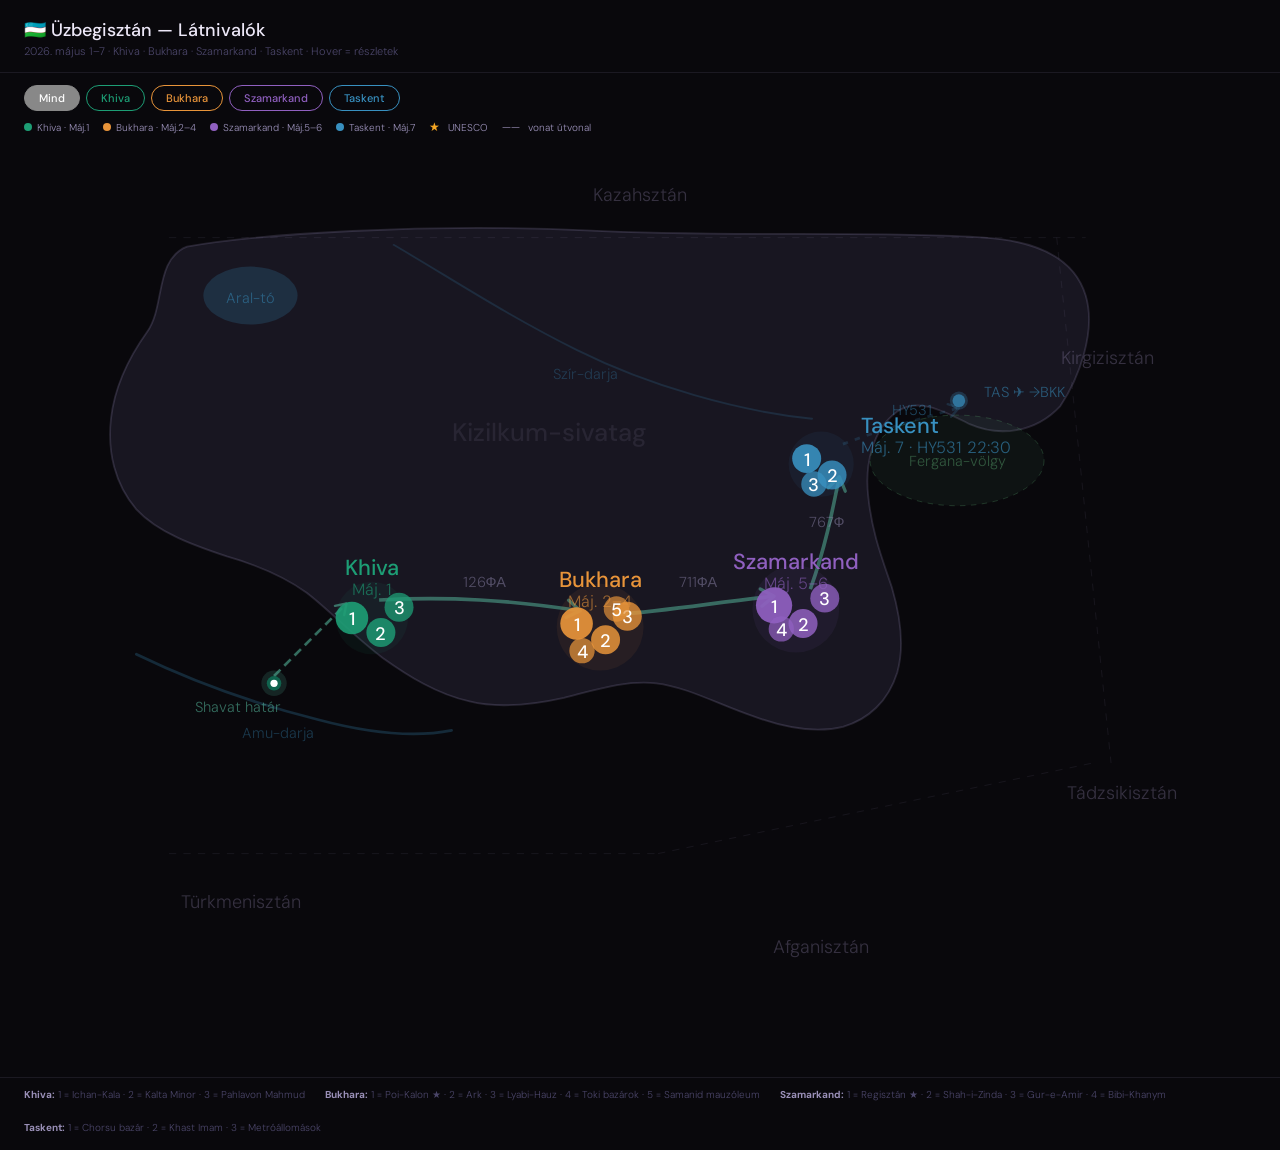
<file: trips/Kozep Azsia/uzbekistan_terkep.html>
<!DOCTYPE html>
<html lang="hu">
<head>
<meta charset="UTF-8">
<meta name="viewport" content="width=device-width, initial-scale=1.0">
<title>Üzbegisztán — Látnivalók térképe</title>
<link href="https://fonts.googleapis.com/css2?family=DM+Sans:wght@300;400;500&display=swap" rel="stylesheet">
<style>
*{box-sizing:border-box;margin:0;padding:0;}
:root{
  --bg:#09080C;--s1:#12101A;--s2:#1A1824;
  --border:rgba(210,195,255,0.09);--border2:rgba(210,195,255,0.05);
  --text:#EDE8F8;--muted:#9A90B8;--dim:#4A4568;
  --khiva:#1D9E75;--bukhara:#E8943A;--samarkand:#9060C0;--tashkent:#3890C0;
  --route:#60D0B0;
}
html,body{height:100%;background:var(--bg);color:var(--text);font-family:'DM Sans',sans-serif;font-weight:300;}
body{display:flex;flex-direction:column;min-height:100vh;}

.header{padding:18px 24px 14px;border-bottom:1px solid var(--border);display:flex;align-items:center;justify-content:space-between;gap:12px;flex-wrap:wrap;}
.header h1{font-size:18px;font-weight:500;color:var(--text);}
.header p{font-size:11px;color:var(--dim);margin-top:2px;}

.controls{display:flex;gap:6px;flex-wrap:wrap;padding:12px 24px 8px;}
.city-btn{cursor:pointer;padding:5px 14px;border-radius:100px;border:1px solid;font-family:'DM Sans',sans-serif;font-size:11px;font-weight:500;background:transparent;transition:all .15s;white-space:nowrap;}

.legend{display:flex;gap:14px;flex-wrap:wrap;padding:0 24px 12px;}
.leg{display:flex;align-items:center;gap:5px;font-size:10px;color:var(--muted);}
.leg-dot{width:8px;height:8px;border-radius:50%;flex-shrink:0;}

.map-wrap{flex:1;position:relative;padding:0 24px 24px;}
svg#map{width:100%;display:block;}

.tooltip{
  position:absolute;pointer-events:none;opacity:0;transition:opacity .15s;z-index:20;
  background:#1A1824;border:1px solid rgba(210,195,255,0.2);
  border-radius:12px;padding:12px 15px;min-width:190px;max-width:230px;
  box-shadow:0 8px 24px rgba(0,0,0,0.4);
}
.tt-city{font-size:9px;font-weight:500;letter-spacing:.12em;text-transform:uppercase;margin-bottom:4px;}
.tt-name{font-size:13px;font-weight:500;margin-bottom:4px;color:var(--text);}
.tt-stars{font-size:11px;color:#F5A623;margin-bottom:3px;}
.tt-day{font-size:10px;font-weight:500;margin-bottom:5px;}
.tt-desc{font-size:11px;color:var(--muted);line-height:1.55;}

.info-bar{padding:10px 24px 16px;font-size:10px;color:var(--dim);border-top:1px solid var(--border);display:flex;gap:20px;flex-wrap:wrap;}
.info-bar span strong{color:var(--muted);}
</style>
</head>
<body>

<div class="header">
  <div>
    <h1>🇺🇿 Üzbegisztán — Látnivalók</h1>
    <p>2026. május 1–7 · Khiva · Bukhara · Szamarkand · Taskent · Hover = részletek</p>
  </div>
</div>

<div class="controls">
  <button class="city-btn" data-city="all" style="border-color:#888" onclick="filter('all',this)">Mind</button>
  <button class="city-btn" data-city="khiva" style="border-color:var(--khiva);color:var(--khiva)" onclick="filter('khiva',this)">Khiva</button>
  <button class="city-btn" data-city="bukhara" style="border-color:var(--bukhara);color:var(--bukhara)" onclick="filter('bukhara',this)">Bukhara</button>
  <button class="city-btn" data-city="samarkand" style="border-color:var(--samarkand);color:var(--samarkand)" onclick="filter('samarkand',this)">Szamarkand</button>
  <button class="city-btn" data-city="tashkent" style="border-color:var(--tashkent);color:var(--tashkent)" onclick="filter('tashkent',this)">Taskent</button>
</div>

<div class="legend">
  <div class="leg"><div class="leg-dot" style="background:var(--khiva)"></div>Khiva · Máj.1</div>
  <div class="leg"><div class="leg-dot" style="background:var(--bukhara)"></div>Bukhara · Máj.2–4</div>
  <div class="leg"><div class="leg-dot" style="background:var(--samarkand)"></div>Szamarkand · Máj.5–6</div>
  <div class="leg"><div class="leg-dot" style="background:var(--tashkent)"></div>Taskent · Máj.7</div>
  <div class="leg"><span style="font-size:12px;color:#F5A623">★</span>&nbsp;UNESCO</div>
  <div class="leg"><span style="font-size:11px">——</span>&nbsp;vonat útvonal</div>
</div>

<div class="map-wrap" id="wrap">
<svg id="map" viewBox="0 0 680 500" role="img">
  <title>Üzbegisztán főbb látnivalói</title>
  <desc>Interaktív térkép az üzbegisztáni városokkal és látnivalókkal</desc>
  <defs>
    <marker id="arr" viewBox="0 0 10 10" refX="8" refY="5" markerWidth="6" markerHeight="6" orient="auto-start-reverse">
      <path d="M2 1L8 5L2 9" fill="none" stroke="context-stroke" stroke-width="1.5" stroke-linecap="round" stroke-linejoin="round"/>
    </marker>
  </defs>

  <!-- Ország alap -->
  <path d="M 90 55 C 130 48,220 42,310 46 C 390 50,470 46,530 50 C 560 52,580 62,586 82 C 592 102,582 128,572 143 C 558 158,538 160,522 153 C 508 146,494 138,482 146 C 468 156,464 176,466 193 C 468 213,474 228,479 243 C 484 260,486 276,482 290 C 477 306,466 316,452 320 C 436 324,418 320,402 314 C 384 308,366 298,349 296 C 332 294,314 300,298 304 C 280 308,262 310,246 306 C 228 302,212 292,198 282 C 182 270,169 256,156 246 C 142 236,126 230,112 226 C 94 220,74 213,62 200 C 50 186,46 168,48 150 C 50 132,58 116,68 102 C 78 88,72 62,90 55 Z"
    fill="rgba(26,24,36,0.9)" stroke="rgba(210,195,255,0.15)" stroke-width="1"/>

  <!-- Sivatag felirat -->
  <text x="290" y="162" text-anchor="middle" font-size="14" fill="rgba(154,144,184,0.12)" font-weight="500" font-family="DM Sans">Kizilkum-sivatag</text>

  <!-- Vizek -->
  <ellipse cx="125" cy="82" rx="26" ry="16" fill="rgba(56,144,192,0.2)"/>
  <text x="125" y="86" text-anchor="middle" font-size="8" fill="rgba(56,144,192,0.5)">Aral-tó</text>
  <path d="M 62 280 C 95 296,130 308,162 316 C 192 324,216 326,236 322" fill="none" stroke="rgba(56,144,192,0.25)" stroke-width="1.5" stroke-linecap="round"/>
  <text x="140" y="326" font-size="8" fill="rgba(56,144,192,0.35)" text-anchor="middle">Amu-darja</text>
  <path d="M 204 54 C 235 72,265 92,305 112 C 345 132,395 146,435 150" fill="none" stroke="rgba(56,144,192,0.18)" stroke-width="1" stroke-linecap="round"/>
  <text x="310" y="128" font-size="8" fill="rgba(56,144,192,0.3)" text-anchor="middle">Szír-darja</text>

  <!-- Fergana-völgy -->
  <ellipse cx="515" cy="173" rx="48" ry="25" fill="rgba(90,168,112,0.07)" stroke="rgba(90,168,112,0.3)" stroke-width="0.5" stroke-dasharray="3 3"/>
  <text x="515" y="176" text-anchor="middle" font-size="8" fill="rgba(90,168,112,0.45)">Fergana-völgy</text>

  <!-- Szomszéd országok -->
  <text x="340" y="30" text-anchor="middle" font-size="10" fill="rgba(154,144,184,0.3)">Kazahsztán</text>
  <text x="120" y="420" text-anchor="middle" font-size="10" fill="rgba(154,144,184,0.3)">Türkmenisztán</text>
  <text x="440" y="445" text-anchor="middle" font-size="10" fill="rgba(154,144,184,0.3)">Afganisztán</text>
  <text x="606" y="360" text-anchor="middle" font-size="10" fill="rgba(154,144,184,0.3)">Tádzsikisztán</text>
  <text x="598" y="120" text-anchor="middle" font-size="10" fill="rgba(154,144,184,0.3)">Kirgizisztán</text>

  <!-- Határok -->
  <line x1="80" y1="50" x2="586" y2="50" stroke="rgba(210,195,255,0.08)" stroke-width="0.5" stroke-dasharray="4 4"/>
  <line x1="80" y1="390" x2="350" y2="390" stroke="rgba(210,195,255,0.08)" stroke-width="0.5" stroke-dasharray="4 4"/>
  <line x1="350" y1="390" x2="590" y2="340" stroke="rgba(210,195,255,0.08)" stroke-width="0.5" stroke-dasharray="4 4"/>
  <line x1="570" y1="50" x2="600" y2="340" stroke="rgba(210,195,255,0.08)" stroke-width="0.5" stroke-dasharray="4 4"/>

  <!-- ÚTVONAL -->
  <path d="M 138 292 L 178 252" fill="none" stroke="#60D0B0" stroke-width="1.5" stroke-dasharray="5 3" opacity="0.5" marker-end="url(#arr)"/>
  <path d="M 196 250 C 235 248,268 250,307 256" fill="none" stroke="#60D0B0" stroke-width="2" opacity="0.45" marker-end="url(#arr)"/>
  <path d="M 327 258 C 356 256,384 251,414 248" fill="none" stroke="#60D0B0" stroke-width="2" opacity="0.45" marker-end="url(#arr)"/>
  <path d="M 434 244 C 442 222,446 202,450 182" fill="none" stroke="#60D0B0" stroke-width="2" opacity="0.45" marker-end="url(#arr)"/>
  <path d="M 452 164 C 470 157,494 150,516 144" fill="none" stroke="rgba(56,144,192,0.4)" stroke-width="1.5" stroke-dasharray="3 4" opacity="0.5" marker-end="url(#arr)"/>

  <!-- Vonatszámok -->
  <text x="254" y="243" text-anchor="middle" font-size="8" fill="rgba(154,144,184,0.45)">126ФА</text>
  <text x="372" y="243" text-anchor="middle" font-size="8" fill="rgba(154,144,184,0.45)">711ФА</text>
  <text x="443" y="210" text-anchor="middle" font-size="8" fill="rgba(154,144,184,0.45)">767Ф</text>
  <text x="490" y="148" text-anchor="middle" font-size="8" fill="rgba(56,144,192,0.45)">HY531</text>

  <!-- Shavat határ -->
  <g class="site" data-city="border">
    <circle cx="138" cy="296" r="7" fill="rgba(96,208,176,0.15)"/>
    <circle cx="138" cy="296" r="4" fill="#0F6E56" opacity="0.85"/>
    <circle cx="138" cy="296" r="2" fill="white"/>
    <text x="118" y="312" font-size="8" fill="rgba(96,208,176,0.5)" text-anchor="middle">Shavat határ</text>
  </g>

  <!-- TAS repülő -->
  <g class="site" data-city="tashkent">
    <circle cx="516" cy="140" r="5" fill="rgba(56,144,192,0.25)"/>
    <circle cx="516" cy="140" r="3.5" fill="rgba(56,144,192,0.7)"/>
    <text x="530" y="138" font-size="8" fill="rgba(56,144,192,0.55)">TAS ✈ →BKK</text>
  </g>

  <!-- ══ KHIVA ══ -->
  <circle cx="192" cy="260" r="20" fill="rgba(29,158,117,0.07)" class="city-area" data-city="khiva"/>
  <text x="192" y="236" text-anchor="middle" font-size="12" font-weight="500" fill="#1D9E75" class="city-label" data-city="khiva">Khiva</text>
  <text x="192" y="247" text-anchor="middle" font-size="9" fill="rgba(29,158,117,0.6)" class="city-label" data-city="khiva">Máj. 1</text>

  <g class="site" data-city="khiva" data-id="k1" onmouseenter="show(event,'k1')" onmouseleave="hide()" style="cursor:pointer">
    <circle cx="181" cy="260" r="9" fill="#1D9E75" opacity="0.9"/>
    <text x="181" y="264" text-anchor="middle" font-size="10" fill="white" font-weight="500">1</text>
  </g>
  <g class="site" data-city="khiva" data-id="k2" onmouseenter="show(event,'k2')" onmouseleave="hide()" style="cursor:pointer">
    <circle cx="197" cy="268" r="8" fill="#1D9E75" opacity="0.82"/>
    <text x="197" y="272" text-anchor="middle" font-size="10" fill="white" font-weight="500">2</text>
  </g>
  <g class="site" data-city="khiva" data-id="k3" onmouseenter="show(event,'k3')" onmouseleave="hide()" style="cursor:pointer">
    <circle cx="207" cy="254" r="8" fill="#1D9E75" opacity="0.75"/>
    <text x="207" y="258" text-anchor="middle" font-size="10" fill="white" font-weight="500">3</text>
  </g>

  <!-- ══ BUKHARA ══ -->
  <circle cx="318" cy="265" r="24" fill="rgba(232,148,58,0.07)" class="city-area" data-city="bukhara"/>
  <text x="318" y="243" text-anchor="middle" font-size="12" font-weight="500" fill="#E8943A" class="city-label" data-city="bukhara">Bukhara</text>
  <text x="318" y="254" text-anchor="middle" font-size="9" fill="rgba(232,148,58,0.6)" class="city-label" data-city="bukhara">Máj. 2–4</text>

  <g class="site" data-city="bukhara" data-id="b1" onmouseenter="show(event,'b1')" onmouseleave="hide()" style="cursor:pointer">
    <circle cx="305" cy="263" r="9" fill="#E8943A" opacity="0.92"/>
    <text x="305" y="267" text-anchor="middle" font-size="10" fill="white" font-weight="500">1</text>
  </g>
  <g class="site" data-city="bukhara" data-id="b2" onmouseenter="show(event,'b2')" onmouseleave="hide()" style="cursor:pointer">
    <circle cx="321" cy="272" r="8" fill="#E8943A" opacity="0.85"/>
    <text x="321" y="276" text-anchor="middle" font-size="10" fill="white" font-weight="500">2</text>
  </g>
  <g class="site" data-city="bukhara" data-id="b3" onmouseenter="show(event,'b3')" onmouseleave="hide()" style="cursor:pointer">
    <circle cx="333" cy="259" r="8" fill="#E8943A" opacity="0.78"/>
    <text x="333" y="263" text-anchor="middle" font-size="10" fill="white" font-weight="500">3</text>
  </g>
  <g class="site" data-city="bukhara" data-id="b4" onmouseenter="show(event,'b4')" onmouseleave="hide()" style="cursor:pointer">
    <circle cx="308" cy="278" r="7" fill="#E8943A" opacity="0.72"/>
    <text x="308" y="282" text-anchor="middle" font-size="10" fill="white" font-weight="500">4</text>
  </g>
  <g class="site" data-city="bukhara" data-id="b5" onmouseenter="show(event,'b5')" onmouseleave="hide()" style="cursor:pointer">
    <circle cx="327" cy="255" r="7" fill="#E8943A" opacity="0.68"/>
    <text x="327" y="259" text-anchor="middle" font-size="10" fill="white" font-weight="500">5</text>
  </g>

  <!-- ══ SZAMARKAND ══ -->
  <circle cx="426" cy="255" r="24" fill="rgba(144,96,192,0.07)" class="city-area" data-city="samarkand"/>
  <text x="426" y="233" text-anchor="middle" font-size="12" font-weight="500" fill="#9060C0" class="city-label" data-city="samarkand">Szamarkand</text>
  <text x="426" y="244" text-anchor="middle" font-size="9" fill="rgba(144,96,192,0.6)" class="city-label" data-city="samarkand">Máj. 5–6</text>

  <g class="site" data-city="samarkand" data-id="s1" onmouseenter="show(event,'s1')" onmouseleave="hide()" style="cursor:pointer">
    <circle cx="414" cy="253" r="10" fill="#9060C0" opacity="0.92"/>
    <text x="414" y="257" text-anchor="middle" font-size="10" fill="white" font-weight="500">1</text>
  </g>
  <g class="site" data-city="samarkand" data-id="s2" onmouseenter="show(event,'s2')" onmouseleave="hide()" style="cursor:pointer">
    <circle cx="430" cy="263" r="8" fill="#9060C0" opacity="0.85"/>
    <text x="430" y="267" text-anchor="middle" font-size="10" fill="white" font-weight="500">2</text>
  </g>
  <g class="site" data-city="samarkand" data-id="s3" onmouseenter="show(event,'s3')" onmouseleave="hide()" style="cursor:pointer">
    <circle cx="442" cy="249" r="8" fill="#9060C0" opacity="0.78"/>
    <text x="442" y="253" text-anchor="middle" font-size="10" fill="white" font-weight="500">3</text>
  </g>
  <g class="site" data-city="samarkand" data-id="s4" onmouseenter="show(event,'s4')" onmouseleave="hide()" style="cursor:pointer">
    <circle cx="418" cy="266" r="7" fill="#9060C0" opacity="0.72"/>
    <text x="418" y="270" text-anchor="middle" font-size="10" fill="white" font-weight="500">4</text>
  </g>

  <!-- ══ TASKENT ══ -->
  <circle cx="440" cy="175" r="18" fill="rgba(56,144,192,0.07)" class="city-area" data-city="tashkent"/>
  <text x="462" y="158" text-anchor="start" font-size="12" font-weight="500" fill="#3890C0" class="city-label" data-city="tashkent">Taskent</text>
  <text x="462" y="169" text-anchor="start" font-size="9" fill="rgba(56,144,192,0.6)" class="city-label" data-city="tashkent">Máj. 7 · HY531 22:30</text>

  <g class="site" data-city="tashkent" data-id="t1" onmouseenter="show(event,'t1')" onmouseleave="hide()" style="cursor:pointer">
    <circle cx="432" cy="172" r="8" fill="#3890C0" opacity="0.9"/>
    <text x="432" y="176" text-anchor="middle" font-size="10" fill="white" font-weight="500">1</text>
  </g>
  <g class="site" data-city="tashkent" data-id="t2" onmouseenter="show(event,'t2')" onmouseleave="hide()" style="cursor:pointer">
    <circle cx="446" cy="181" r="8" fill="#3890C0" opacity="0.82"/>
    <text x="446" y="185" text-anchor="middle" font-size="10" fill="white" font-weight="500">2</text>
  </g>
  <g class="site" data-city="tashkent" data-id="t3" onmouseenter="show(event,'t3')" onmouseleave="hide()" style="cursor:pointer">
    <circle cx="436" cy="186" r="7" fill="#3890C0" opacity="0.74"/>
    <text x="436" y="190" text-anchor="middle" font-size="10" fill="white" font-weight="500">3</text>
  </g>

</svg>
<div class="tooltip" id="tt"></div>
</div>

<div class="info-bar">
  <span><strong>Khiva:</strong> 1 = Ichan-Kala · 2 = Kalta Minor · 3 = Pahlavon Mahmud</span>
  <span><strong>Bukhara:</strong> 1 = Poi-Kalon ★ · 2 = Ark · 3 = Lyabi-Hauz · 4 = Toki bazárok · 5 = Samanid mauzóleum</span>
  <span><strong>Szamarkand:</strong> 1 = Regisztán ★ · 2 = Shah-i-Zinda · 3 = Gur-e-Amir · 4 = Bibi-Khanym</span>
  <span><strong>Taskent:</strong> 1 = Chorsu bazár · 2 = Khast Imam · 3 = Metróállomások</span>
</div>

<script>
const sites = {
  k1:{city:'khiva',color:'#1D9E75',name:'Ichan-Kala (óváros)',stars:'★★★★★ 4.7',day:'Máj. 1 · reggel',desc:'Teljesen falakkal körülvett UNESCO óváros, Khiva szíve. Vályogfalak, szűk utcák, az egész városrész egyszerre múzeum és élő tér. Kombinált jegy ~25 USD.'},
  k2:{city:'khiva',color:'#1D9E75',name:'Kalta Minor minaret',stars:'★★★★★ 4.8',day:'Máj. 1 · reggel',desc:'A félbemaradt türkizkék csíkos minaret Khiva legemlékezetesebb képe. Tömzsi arányai teljesen más képet adnak, mint a klasszikus, karcsú közép-ázsiai tornyok.'},
  k3:{city:'khiva',color:'#1D9E75',name:'Pahlavon Mahmud mauzóleum',stars:'★★★★½ 4.5',day:'Máj. 1 · délelőtt',desc:'Khiva védőszentjének türkizkék kupolás síremléke. Zarándokhelyszín és építészeti gyöngyszem egyszerre. Az Ichan-Kala belső magjában.'},
  b1:{city:'bukhara',color:'#E8943A',name:'Poi-Kalon együttes ★ UNESCO',stars:'★★★★★ 4.6',day:'Máj. 3 · reggel',desc:'Kalon minaret + Kalon mecset + Mir-i-Arab medressa. Bukhara legerősebb vallási tere, Közép-Ázsia egyik leghatásosabb épületegyüttese.'},
  b2:{city:'bukhara',color:'#E8943A',name:'Ark citadella',stars:'★★★★½ 4.6',day:'Máj. 3 · délelőtt',desc:'Az Ark évszázadokon át a bukharai emírek erődített központja volt. A város hatalmi és adminisztratív magját mutatja meg — történeti ellenpontja a vallási negyedeknek.'},
  b3:{city:'bukhara',color:'#E8943A',name:'Lyabi-Hauz tér',stars:'★★★★½ 4.6',day:'Máj. 3 · este',desc:'A történelmi medence köré szervezett tér Bukhara leglakhatóbb pontja. A régi vízrendszer és a teaházi hangulat miatt este különösen jól működik.'},
  b4:{city:'bukhara',color:'#E8943A',name:'Fedett Toki bazárok',stars:'★★★★ 4.3',day:'Máj. 3–4 · délután',desc:'Toki bazárok, textil, kerámia, kisebb átjárók. Inkább lassú bolyongás, mint checkpoint-lista. Selyem, kézművesség, karavánszeráj-logika.'},
  b5:{city:'bukhara',color:'#E8943A',name:'Samanid mauzóleum',stars:'★★★★½ 4.5',day:'Máj. 4 · délelőtt',desc:'Közép-Ázsia egyik legrégebbi épülete (~900 AD). Kifinomult téglamintázata egyedülálló. A Bukharán túlmutató regionális történelem kulcsemléke.'},
  s1:{city:'samarkand',color:'#9060C0',name:'Regisztán tér ★ UNESCO',stars:'★★★★★ 4.9',day:'Máj. 5 · délután + este',desc:'Három medressa egymással szemben — Tilya-Kori, Ulugbek, Sher-Dor. Az egész utazás egyik leghatásosabb pillanata. Este kivilágítva különösen lenyűgöző.'},
  s2:{city:'samarkand',color:'#9060C0',name:'Shah-i-Zinda nekropolisz',stars:'★★★★★ 4.8',day:'Máj. 6 · reggel',desc:'Egymás melletti mauzóleumok sora, kék-türkiz csempékkel borítva. Vizuálisan az utazás egyik legerősebb élménye. A 14–15. századi timurida csempeművészet csúcsa.'},
  s3:{city:'samarkand',color:'#9060C0',name:'Gur-e-Amir mauzóleum',stars:'★★★★★ 4.8',day:'Máj. 6 · délelőtt',desc:'Timur (Tamerlán) és utódainak síremléke. Hatalmas bordás kupola, gyönyörű belső tér. A timurida építészet egyik alapköve.'},
  s4:{city:'samarkand',color:'#9060C0',name:'Bibi-Khanym mecset',stars:'★★★★ 4.4',day:'Máj. 6 · délután',desc:'Timur legnagyobb mecsetje, részben rekonstruált. Impozáns méretei miatt érdemes felkeresni — a teljes hatás az épület léptékéből ered.'},
  t1:{city:'tashkent',color:'#3890C0',name:'Chorsu bazár',stars:'★★★★½ 4.5',day:'Máj. 7 · délelőtt',desc:'Hatalmas kék kupolás piac — Taskent leghangulatosabb pontja. Fűszerek, szárított gyümölcsök, helyi élet. Kötelező megálló.'},
  t2:{city:'tashkent',color:'#3890C0',name:'Khast Imam mecset-együttes',stars:'★★★★½ 4.5',day:'Máj. 7 · délelőtt',desc:'Taskent vallási szíve. A 7. századi Oszmán Korán kéziratos példánya itt őrzött — a világ egyik legrégebbi Korán-töredéke.'},
  t3:{city:'tashkent',color:'#3890C0',name:'Szovjet metróállomások',stars:'★★★★★ 4.7',day:'Máj. 7 · délután',desc:'Minden állomás más stílusú — mozaik, csillár, szovjet monumentalizmus. 2–3 megállót végigjárni kötelező. Taskent egyik legegyedibb látványossága.'},
};

const colors = {khiva:'#1D9E75',bukhara:'#E8943A',samarkand:'#9060C0',tashkent:'#3890C0'};
const cityNames = {khiva:'Khiva',bukhara:'Bukhara',samarkand:'Szamarkand',tashkent:'Taskent'};
const wrap = document.getElementById('wrap');
const tt = document.getElementById('tt');
let ht;

function show(e,id){
  clearTimeout(ht);
  const d = sites[id];
  if(!d) return;
  tt.innerHTML = `<div class="tt-city" style="color:${d.color}">${cityNames[d.city]}</div><div class="tt-name">${d.name}</div><div class="tt-stars">${d.stars}</div><div class="tt-day" style="color:${d.color}">${d.day}</div><div class="tt-desc">${d.desc}</div>`;
  tt.style.opacity='1';
  pos(e);
}
function pos(e){
  const r = wrap.getBoundingClientRect();
  let x = e.clientX - r.left + 14;
  let y = e.clientY - r.top - 20;
  if(x + 240 > r.width) x = e.clientX - r.left - 244;
  if(y < 0) y = 4;
  tt.style.left = x+'px';
  tt.style.top = y+'px';
}
function hide(){ ht = setTimeout(()=>tt.style.opacity='0', 100); }
wrap.addEventListener('mousemove', e=>{ if(tt.style.opacity==='1') pos(e); });

function filter(city, btn){
  document.querySelectorAll('.city-btn').forEach(b=>{
    const c = b.dataset.city;
    b.style.background='transparent';
    b.style.color = c==='all' ? 'rgba(154,144,184,0.7)' : colors[c]||'#888';
    b.style.borderColor = c==='all' ? '#888' : colors[c]||'#888';
  });
  const col = city==='all' ? '#888' : colors[city];
  btn.style.background = col;
  btn.style.color = '#fff';
  btn.style.borderColor = col;

  document.querySelectorAll('.site[data-city]').forEach(g=>{
    const gc = g.dataset.city;
    g.style.opacity = (city==='all' || gc===city || gc==='border') ? '1' : '0.08';
  });
  document.querySelectorAll('.city-label,.city-area').forEach(g=>{
    const gc = g.dataset.city;
    g.style.opacity = (city==='all' || gc===city) ? '1' : '0.12';
  });
}

// init: "Mind" aktív
document.querySelector('.city-btn[data-city="all"]').style.background='#888';
document.querySelector('.city-btn[data-city="all"]').style.color='#fff';
</script>
</body>
</html>
</file>
<file: trips/Portugal - Liszabon/styles.css>
:root {
  --bg: #f5f1ea;
  --surface: #fffdfa;
  --surface-alt: #f0e9dc;
  --ink: #1f1a17;
  --muted: #6d655d;
  --line: #dccfbc;
  --green: #1f5a3e;
  --blue: #233d7b;
  --gold: #b8860b;
  --rust: #8a4f24;
  --rose: #8a2e52;
  --shadow: 0 10px 28px rgba(32, 24, 16, 0.08);
  --radius: 18px;
}

* {
  box-sizing: border-box;
}

html {
  scroll-behavior: smooth;
}

body {
  margin: 0;
  font-family: "Segoe UI", sans-serif;
  background:
    radial-gradient(circle at top, rgba(184, 134, 11, 0.08), transparent 30%),
    linear-gradient(180deg, #f7f3ed 0%, var(--bg) 100%);
  color: var(--ink);
}

a {
  color: inherit;
}

.page-shell {
  width: min(1240px, calc(100% - 28px));
  margin: 0 auto;
  padding: 24px 0 56px;
}

.hero {
  background: linear-gradient(135deg, rgba(31, 90, 62, 0.96), rgba(17, 49, 79, 0.94));
  color: white;
  border-radius: 26px;
  padding: 18px 20px 16px;
  box-shadow: var(--shadow);
}

.hero-top {
  display: flex;
  justify-content: space-between;
  gap: 14px;
  align-items: flex-start;
  flex-wrap: wrap;
}

.hero h1 {
  margin: 0 0 8px;
  font-size: clamp(18px, 2vw, 24px);
  line-height: 1.15;
}

.hero p {
  margin: 0;
  max-width: 760px;
  font-size: 11px;
  line-height: 1.45;
  color: rgba(255, 255, 255, 0.82);
}

.hero-copy {
  flex: 1 1 420px;
  min-width: 280px;
}

.flight-pills {
  display: flex;
  flex-direction: row;
  gap: 8px;
  flex: 0 1 auto;
  min-width: 0;
  justify-content: flex-end;
  align-items: stretch;
  flex-wrap: wrap;
}

.flight-pill {
  background: rgba(255, 255, 255, 0.12);
  border: 1px solid rgba(255, 255, 255, 0.22);
  border-radius: 10px;
  padding: 7px 9px;
  font-size: 10.5px;
  line-height: 1.35;
  min-width: 210px;
}

.flight-pill strong {
  display: block;
  margin-bottom: 2px;
  font-size: 11px;
}

.route {
  display: flex;
  gap: 6px;
  flex-wrap: wrap;
  margin-top: 10px;
}

.route-stop,
.route-sep {
  border-radius: 999px;
  padding: 5px 10px;
  font-size: 10px;
  font-weight: 700;
}

.route-stop {
  color: white;
}

.route-stop.lisbon { background: var(--green); }
.route-stop.sintra { background: var(--rust); }
.route-stop.douro { background: var(--gold); color: #533800; }
.route-stop.porto { background: var(--blue); }
.route-stop.flight { background: var(--rose); }

.route-sep {
  background: transparent;
  color: rgba(255, 255, 255, 0.74);
  padding-left: 2px;
  padding-right: 2px;
  display: inline-flex;
  align-items: center;
  justify-content: center;
  gap: 1px;
  min-height: 26px;
  transform: translateY(1px);
}

.route-sep .sep-arrow {
  font-size: 13px;
  line-height: 1;
}

.route-sep .sep-icon {
  font-size: 18px;
  line-height: 1;
}

.tabs {
  display: flex;
  gap: 8px;
  overflow-x: auto;
  padding: 8px 10px;
  margin: 14px 0 18px;
  background: rgba(255, 255, 255, 0.88);
  border: 1px solid var(--line);
  border-radius: 999px;
  box-shadow: var(--shadow);
}

.tab-btn {
  border: 0;
  background: transparent;
  color: var(--muted);
  border-radius: 999px;
  padding: 8px 12px;
  cursor: pointer;
  font: inherit;
  font-size: 12px;
  font-weight: 700;
  white-space: nowrap;
  transition: 0.18s ease;
  box-shadow: none;
}

.tab-btn:hover,
.tab-btn.is-active {
  color: var(--green);
  background: rgba(31, 90, 62, 0.08);
  transform: translateY(-1px);
}

.view {
  display: none;
}

.view.is-active {
  display: block;
}

.overview-grid {
  display: grid;
  grid-template-columns: minmax(0, 1.3fr) minmax(280px, 0.7fr);
  gap: 18px;
}

.card,
.day-card,
.list-card {
  background: var(--surface);
  border: 1px solid var(--line);
  border-radius: var(--radius);
  box-shadow: var(--shadow);
}

.card {
  padding: 18px;
}

.section-intro {
  margin-bottom: 16px;
}

.section-intro h3 {
  margin: 0 0 10px;
  font-size: 16px;
}

.section-intro p {
  margin: 0 0 10px;
  font-size: 13.5px;
  line-height: 1.5;
  color: var(--muted);
}

.intro-subsection {
  margin: 12px 0;
}

.intro-subsection h4 {
  margin: 0 0 6px;
  font-size: 13px;
}

.dish-box {
  margin-top: 14px;
  padding: 12px 14px;
  border: 1px solid var(--line);
  border-radius: 14px;
  background: linear-gradient(180deg, rgba(247, 242, 234, 0.95), rgba(241, 233, 220, 0.9));
}

.dish-box h4 {
  margin: 0 0 10px;
  font-size: 14px;
}

.dish-grid {
  display: grid;
  grid-template-columns: repeat(auto-fit, minmax(220px, 1fr));
  gap: 10px;
}

.dish-card {
  padding: 10px 11px;
  border-radius: 12px;
  background: rgba(255, 255, 255, 0.72);
  border: 1px solid rgba(220, 207, 188, 0.9);
}

.dish-card h5 {
  margin: 0 0 5px;
  font-size: 13px;
}

.dish-card p {
  margin: 0 0 6px;
  font-size: 12.25px;
  line-height: 1.35;
  color: var(--muted);
}

.dish-flavor {
  font-size: 11.75px;
  line-height: 1.35;
  color: var(--muted);
}

.section-title {
  margin: 0 0 14px;
  font-size: 18px;
}

.timeline {
  display: grid;
  gap: 12px;
}

.timeline-item {
  border: 1px solid var(--line);
  border-radius: 16px;
  padding: 14px 15px;
  background: linear-gradient(180deg, rgba(255,255,255,0.95), rgba(248,244,238,0.95));
}

.timeline-meta {
  display: flex;
  justify-content: space-between;
  gap: 12px;
  flex-wrap: wrap;
  margin-bottom: 8px;
}

.timeline-day {
  font-size: 11px;
  letter-spacing: 0.08em;
  text-transform: uppercase;
  color: var(--muted);
  font-weight: 700;
}

.timeline-stay {
  font-size: 11px;
  font-weight: 700;
  color: var(--green);
}

.timeline-item h3 {
  margin: 0 0 8px;
  font-size: 16px;
}

.timeline-list {
  margin: 0;
  padding-left: 18px;
  color: var(--muted);
  font-size: 13px;
  line-height: 1.55;
}

.stack {
  display: grid;
  gap: 14px;
}

.overview-map {
  width: 100%;
  height: auto;
  display: block;
}

.external-map-card {
  margin-top: 12px;
  border-top: 1px solid var(--line);
  padding-top: 12px;
}

.external-map-top {
  display: flex;
  justify-content: space-between;
  gap: 10px;
  align-items: center;
  flex-wrap: wrap;
  margin-bottom: 8px;
}

.external-map-top h3 {
  margin: 0;
  font-size: 14px;
}

.external-map-top a {
  color: var(--blue);
  font-size: 12px;
  font-weight: 700;
  text-decoration: none;
}

.external-map-top a:hover {
  text-decoration: underline;
}

.external-map-frame {
  width: 100%;
  height: 420px;
  border: 1px solid var(--line);
  border-radius: 14px;
  background: white;
}

.map-node {
  cursor: pointer;
  transition: transform 0.15s ease, opacity 0.15s ease;
}

.map-node:hover {
  transform: scale(1.05);
  opacity: 0.92;
}

.map-label {
  font-size: 11px;
  font-weight: 700;
  fill: var(--ink);
}

.map-note {
  font-size: 10px;
  fill: var(--muted);
}

.badge-list,
.plain-list {
  display: grid;
  gap: 9px;
  margin: 0;
  padding: 0;
  list-style: none;
}

.badge-list li,
.plain-list li {
  font-size: 13px;
  line-height: 1.5;
  color: var(--muted);
}

.badge-list li strong,
.plain-list li strong {
  color: var(--ink);
}

.badge {
  display: inline-block;
  border-radius: 999px;
  padding: 4px 9px;
  font-size: 10px;
  font-weight: 800;
  margin-right: 6px;
  vertical-align: middle;
}

.badge.gold {
  background: rgba(184, 134, 11, 0.14);
  color: #7d5b00;
}

.badge.green {
  background: rgba(31, 90, 62, 0.12);
  color: var(--green);
}

.day-card {
  overflow: hidden;
}

.day-header {
  padding: 14px 16px;
  border-bottom: 1px solid var(--line);
  background: linear-gradient(180deg, rgba(255,255,255,0.96), rgba(244,238,229,0.9));
}

.day-header-top {
  display: flex;
  justify-content: space-between;
  gap: 12px;
  flex-wrap: wrap;
  margin-bottom: 4px;
}

.day-label {
  font-size: 11px;
  font-weight: 800;
  letter-spacing: 0.08em;
  text-transform: uppercase;
  color: var(--muted);
}

.day-date {
  font-size: 12px;
  color: var(--muted);
}

.day-header h2 {
  margin: 0 0 3px;
  font-size: 18px;
}

.day-subtitle {
  margin: 0;
  color: var(--muted);
  font-size: 12px;
  line-height: 1.35;
}

.day-body {
  padding: 6px 12px 8px;
  display: grid;
  grid-template-columns: minmax(0, 1.2fr) minmax(250px, 0.8fr);
  gap: 8px;
}

.city-summary-band {
  margin: 0;
  padding: 14px 16px 12px;
  border-top: 1px solid var(--line);
  background: linear-gradient(180deg, #f3ecdf, #ede2d2);
}

.city-summary-band + .city-summary-band {
  border-top: 0;
}

.city-summary-top {
  display: flex;
  justify-content: space-between;
  gap: 10px;
  align-items: flex-start;
  margin-bottom: 8px;
  flex-wrap: wrap;
}

.city-summary-title {
  margin: 0;
  font-size: 16px;
}

.city-summary-sub {
  margin: 2px 0 0;
  color: var(--muted);
  font-size: 11px;
  line-height: 1.35;
}

.city-summary-stats {
  display: flex;
  gap: 6px;
  flex-wrap: wrap;
}

.city-stat {
  border-radius: 999px;
  padding: 4px 8px;
  background: rgba(255,255,255,0.7);
  border: 1px solid rgba(220, 207, 188, 0.9);
  font-size: 10px;
  font-weight: 700;
  color: var(--muted);
}

.city-summary-grid {
  display: grid;
  grid-template-columns: minmax(0, 1.2fr) minmax(220px, 0.8fr);
  gap: 12px;
}

.city-summary-grid p {
  margin: 0 0 8px;
  font-size: 12.25px;
  color: var(--muted);
  line-height: 1.4;
}

.city-summary-grid p:last-child {
  margin-bottom: 0;
}

.city-highlights {
  margin: 0;
  padding-left: 18px;
  font-size: 12.25px;
  color: var(--muted);
  line-height: 1.4;
}

.city-sources {
  display: flex;
  gap: 8px;
  flex-wrap: wrap;
  margin-top: 10px;
  justify-content: flex-end;
}

.source-icon {
  display: inline-flex;
  align-items: center;
  justify-content: center;
  width: 24px;
  height: 24px;
  border-radius: 8px;
  border: 1px solid var(--line);
  background: rgba(255,255,255,0.8);
  color: var(--blue);
  font-size: 11px;
  font-weight: 800;
  text-decoration: none;
}

.source-icon:hover {
  background: white;
}

.schedule {
  display: grid;
  gap: 0;
}

.schedule-row {
  display: grid;
  grid-template-columns: 76px 1fr;
  gap: 8px;
  align-items: start;
  padding: 3px 0;
  border-bottom: 1px solid rgba(220, 207, 188, 0.55);
}

.schedule-row:last-child {
  border-bottom: 0;
}

.schedule-time {
  font-size: 10.5px;
  font-weight: 800;
  color: var(--muted);
  text-transform: uppercase;
  padding-top: 0;
}

.schedule-title {
  margin: 0;
  font-size: 13px;
}

.schedule-title a {
  color: inherit;
  text-decoration: none;
}

.schedule-title a:hover {
  text-decoration: underline;
}

.schedule-detail,
.schedule-meta {
  margin: 0;
  font-size: 11.5px;
  line-height: 1.22;
  color: var(--muted);
}

.schedule-meta {
  margin-top: 0;
}

.schedule-links {
  display: flex;
  gap: 8px;
  align-items: center;
  flex-wrap: wrap;
  margin-top: 1px;
  font-size: 10px;
  color: var(--muted);
}

.schedule-links a {
  color: var(--blue);
  text-decoration: none;
  font-weight: 700;
}

.schedule-links a:hover {
  text-decoration: underline;
}

.wiki-icon {
  display: inline-flex;
  align-items: center;
  justify-content: center;
  width: 18px;
  height: 18px;
  border: 1px solid var(--line);
  border-radius: 6px;
  background: #f7f3ed;
  font-size: 11px;
}

.place-box {
  margin-top: 6px;
  padding: 8px 10px;
  border: 1px solid rgba(220, 207, 188, 0.9);
  border-radius: 12px;
  background: linear-gradient(180deg, rgba(247, 242, 234, 0.95), rgba(241, 233, 220, 0.9));
}

.place-box-top {
  display: flex;
  justify-content: space-between;
  align-items: flex-start;
  gap: 8px;
}

.place-box h4 {
  margin: 0;
  font-size: 12px;
}

.place-box p {
  margin: 4px 0 0;
  font-size: 12.25px;
  line-height: 1.3;
  color: var(--muted);
}

.place-box-links {
  display: flex;
  gap: 6px;
  flex-wrap: wrap;
}

.place-box-list {
  margin: 6px 0 0;
  padding-left: 16px;
  font-size: 11.75px;
  line-height: 1.3;
  color: var(--muted);
}

.mini-block {
  display: grid;
  gap: 6px;
}

.day-map {
  background: linear-gradient(180deg, #f7f2ea, #f2ece2);
  border: 1px solid var(--line);
  border-radius: 14px;
  padding: 7px 9px;
}

.day-map h4 {
  margin: 0 0 4px;
  font-size: 12.5px;
}

.day-map svg {
  width: 100%;
  height: auto;
  display: block;
}

.note-box {
  border-radius: 14px;
  padding: 8px 10px;
  background: rgba(184, 134, 11, 0.1);
  border: 1px solid rgba(184, 134, 11, 0.24);
  color: #5e4922;
  font-size: 12.5px;
  line-height: 1.3;
}

.key-list {
  margin: 0;
  padding-left: 18px;
  color: var(--muted);
  font-size: 13px;
  line-height: 1.55;
}

.group-grid {
  display: grid;
  grid-template-columns: repeat(auto-fit, minmax(260px, 1fr));
  gap: 16px;
}

.resource-grid {
  display: grid;
  grid-template-columns: repeat(auto-fit, minmax(220px, 1fr));
  gap: 12px;
}

.guide-lead {
  margin: 0 0 12px;
  font-size: 13px;
  line-height: 1.5;
  color: var(--muted);
}

.resource-head {
  display: flex;
  justify-content: space-between;
  gap: 10px;
  align-items: flex-start;
}

.resource-icon {
  flex: 0 0 auto;
  width: 28px;
  height: 28px;
  border-radius: 999px;
  display: inline-flex;
  align-items: center;
  justify-content: center;
  background: rgba(35, 61, 123, 0.08);
  border: 1px solid rgba(35, 61, 123, 0.16);
  color: var(--blue);
  font-size: 14px;
  font-weight: 800;
  text-decoration: none;
}

.resource-icon:hover {
  background: rgba(35, 61, 123, 0.14);
  text-decoration: none;
}

.context-shell {
  padding: 0;
  overflow: hidden;
}

.context-accordion,
.context-section {
  border: 0;
}

.context-accordion summary,
.context-section summary {
  list-style: none;
  cursor: pointer;
}

.context-accordion summary::-webkit-details-marker,
.context-section summary::-webkit-details-marker {
  display: none;
}

.context-summary {
  display: flex;
  align-items: flex-start;
  justify-content: space-between;
  gap: 12px;
  padding: 18px 18px 12px;
  background: linear-gradient(180deg, rgba(31, 90, 62, 0.08), rgba(31, 90, 62, 0.03));
  border-bottom: 1px solid var(--line);
}

.context-summary h3 {
  margin: 0 0 6px;
  font-size: 17px;
}

.context-subtitle {
  margin: 0;
  color: var(--muted);
  font-size: 13.5px;
  line-height: 1.45;
}

.context-stats {
  display: flex;
  flex-wrap: wrap;
  gap: 8px;
  padding: 14px 18px 8px;
}

.context-sections {
  display: grid;
  gap: 10px;
  padding: 8px 18px 18px;
}

.context-section {
  border: 1px solid var(--line);
  border-radius: 14px;
  background: linear-gradient(180deg, #fffdfa, #f6f0e7);
  overflow: hidden;
}

.context-section summary {
  padding: 12px 14px;
  font-size: 14px;
  font-weight: 800;
  color: var(--green);
  background: rgba(31, 90, 62, 0.05);
  border-bottom: 1px solid transparent;
}

.context-section[open] summary {
  border-bottom-color: var(--line);
}

.context-section-body {
  padding: 12px 14px 14px;
}

.context-section-body p {
  margin: 0 0 10px;
  font-size: 13.6px;
  line-height: 1.62;
  color: var(--muted);
}

.context-section-body p:last-of-type {
  margin-bottom: 12px;
}

.restaurant-groups {
  display: grid;
  grid-template-columns: 1fr;
  gap: 16px;
}

.restaurant-row {
  display: grid;
  grid-template-columns: repeat(auto-fit, minmax(320px, 1fr));
  gap: 16px;
  width: 100%;
}

.list-card {
  padding: 16px;
}

.list-card h3 {
  margin: 0;
  font-size: 15px;
}

.list-card p {
  margin: 0 0 10px;
  font-size: 13px;
  color: var(--muted);
  line-height: 1.55;
}

.restaurant-head {
  display: flex;
  align-items: flex-start;
  gap: 12px;
  margin-bottom: 10px;
}

.rating-badge {
  flex: 0 0 auto;
  min-width: 80px;
  padding: 8px 12px;
  border-radius: 12px;
  background: linear-gradient(180deg, #ffd83d, #ffcb05);
  color: #574100;
  font-size: 13px;
  font-weight: 800;
  line-height: 1;
  text-align: center;
  box-shadow: inset 0 1px 0 rgba(255, 255, 255, 0.45);
}

.restaurant-head-copy {
  min-width: 0;
  flex: 1 1 auto;
}

.fado-card {
  display: grid;
  gap: 10px;
}

.fado-title-row {
  display: flex;
  align-items: flex-start;
  justify-content: space-between;
  gap: 10px;
}

.fado-title-row h3 {
  margin: 0;
}

.restaurant-meta-line {
  margin: 3px 0 0 !important;
  font-size: 12px !important;
  line-height: 1.35 !important;
}

.guide-card {
  background: var(--surface);
  border: 1px solid var(--line);
  border-radius: 14px;
  padding: 8px 10px;
}

.guide-card h4 {
  margin: 0 0 4px;
  font-size: 12.5px;
}

.guide-card p {
  margin: 0 0 6px;
  font-size: 12px;
  color: var(--muted);
  line-height: 1.25;
}

.schedule-row > div:last-child {
  padding-bottom: 0;
}

.guide-card a {
  color: var(--blue);
  font-size: 12px;
  font-weight: 700;
  text-decoration: none;
}

.guide-card a:hover {
  text-decoration: underline;
}

.day-sights {
  display: grid;
  gap: 8px;
}

.day-sights-title {
  margin: 0;
  font-size: 12px;
}

.list-card .meta {
  color: var(--muted);
  font-size: 12px;
}

.meta-links {
  display: flex;
  gap: 10px;
  flex-wrap: wrap;
  margin-top: 8px;
}

.meta-links a {
  color: var(--blue);
  font-size: 12px;
  font-weight: 700;
  text-decoration: none;
}

.meta-links a:hover {
  text-decoration: underline;
}

.list-card a {
  color: var(--blue);
  text-decoration: none;
}

.list-card a:hover {
  text-decoration: underline;
}

.food-tags {
  display: flex;
  flex-wrap: wrap;
  gap: 6px;
  margin: 10px 0 12px;
}

.food-tag {
  border-radius: 999px;
  padding: 4px 9px;
  background: var(--surface-alt);
  color: var(--rust);
  font-size: 11px;
  font-weight: 700;
}

.footer-note {
  margin-top: 16px;
  font-size: 12px;
  color: var(--muted);
}

@media (max-width: 960px) {
  .overview-grid,
  .day-body,
  .city-summary-grid {
    grid-template-columns: 1fr;
  }

  .page-shell {
    width: min(100% - 18px, 1240px);
  }

  .hero {
    padding: 22px;
  }

  .flight-pills {
    justify-content: flex-start;
  }
}

@media (max-width: 640px) {
  .hero h1 {
    font-size: 26px;
  }

  .schedule-row {
    grid-template-columns: 1fr;
    gap: 4px;
  }

  .day-header,
  .day-body,
  .card,
  .list-card {
    padding: 15px;
  }
}
</file>
<file: trips/Portugal Codex/styles.css>
:root {
  --bg: #f5f1ea;
  --surface: #fffdfa;
  --surface-alt: #f0e9dc;
  --ink: #1f1a17;
  --muted: #6d655d;
  --line: #dccfbc;
  --green: #1f5a3e;
  --blue: #233d7b;
  --gold: #b8860b;
  --rust: #8a4f24;
  --rose: #8a2e52;
  --shadow: 0 10px 28px rgba(32, 24, 16, 0.08);
  --radius: 18px;
}

* {
  box-sizing: border-box;
}

html {
  scroll-behavior: smooth;
}

body {
  margin: 0;
  font-family: "Segoe UI", sans-serif;
  background:
    radial-gradient(circle at top, rgba(184, 134, 11, 0.08), transparent 30%),
    linear-gradient(180deg, #f7f3ed 0%, var(--bg) 100%);
  color: var(--ink);
}

a {
  color: inherit;
}

.page-shell {
  width: min(1240px, calc(100% - 28px));
  margin: 0 auto;
  padding: 24px 0 56px;
}

.hero {
  background: linear-gradient(135deg, rgba(31, 90, 62, 0.96), rgba(17, 49, 79, 0.94));
  color: white;
  border-radius: 26px;
  padding: 28px;
  box-shadow: var(--shadow);
}

.hero-top {
  display: flex;
  justify-content: space-between;
  gap: 16px;
  align-items: flex-start;
  flex-wrap: wrap;
}

.hero h1 {
  margin: 0 0 8px;
  font-size: clamp(18px, 2vw, 24px);
  line-height: 1.15;
}

.hero p {
  margin: 0;
  max-width: 760px;
  font-size: 11px;
  line-height: 1.45;
  color: rgba(255, 255, 255, 0.82);
}

.hero-copy {
  flex: 1 1 560px;
  min-width: 320px;
}

.flight-pills {
  display: flex;
  gap: 8px;
  flex-wrap: wrap;
  min-width: 0;
  justify-content: flex-end;
}

.flight-pill {
  background: rgba(255, 255, 255, 0.12);
  border: 1px solid rgba(255, 255, 255, 0.22);
  border-radius: 10px;
  padding: 8px 10px;
  font-size: 11px;
  line-height: 1.35;
  min-width: 240px;
}

.flight-pill strong {
  display: block;
  margin-bottom: 2px;
  font-size: 11px;
}

.route {
  display: flex;
  gap: 6px;
  flex-wrap: wrap;
  margin-top: 14px;
}

.route-stop,
.route-sep {
  border-radius: 999px;
  padding: 5px 10px;
  font-size: 10px;
  font-weight: 700;
}

.route-stop {
  color: white;
}

.route-stop.lisbon { background: var(--green); }
.route-stop.sintra { background: var(--rust); }
.route-stop.douro { background: var(--gold); color: #533800; }
.route-stop.porto { background: var(--blue); }
.route-stop.flight { background: var(--rose); }

.route-sep {
  background: transparent;
  color: rgba(255, 255, 255, 0.74);
  padding-left: 2px;
  padding-right: 2px;
}

.tabs {
  display: flex;
  gap: 8px;
  overflow-x: auto;
  padding: 8px 10px;
  margin: 14px 0 18px;
  background: rgba(255, 255, 255, 0.88);
  border: 1px solid var(--line);
  border-radius: 999px;
  box-shadow: var(--shadow);
}

.tab-btn {
  border: 0;
  background: transparent;
  color: var(--muted);
  border-radius: 999px;
  padding: 8px 12px;
  cursor: pointer;
  font: inherit;
  font-size: 12px;
  font-weight: 700;
  white-space: nowrap;
  transition: 0.18s ease;
  box-shadow: none;
}

.tab-btn:hover,
.tab-btn.is-active {
  color: var(--green);
  background: rgba(31, 90, 62, 0.08);
  transform: translateY(-1px);
}

.view {
  display: none;
}

.view.is-active {
  display: block;
}

.overview-grid {
  display: grid;
  grid-template-columns: minmax(0, 1.3fr) minmax(280px, 0.7fr);
  gap: 18px;
}

.card,
.day-card,
.list-card {
  background: var(--surface);
  border: 1px solid var(--line);
  border-radius: var(--radius);
  box-shadow: var(--shadow);
}

.card {
  padding: 18px;
}

.section-intro {
  margin-bottom: 16px;
}

.section-intro h3 {
  margin: 0 0 10px;
  font-size: 16px;
}

.section-intro p {
  margin: 0 0 10px;
  font-size: 13.5px;
  line-height: 1.5;
  color: var(--muted);
}

.intro-subsection {
  margin: 12px 0;
}

.intro-subsection h4 {
  margin: 0 0 6px;
  font-size: 13px;
}

.dish-box {
  margin-top: 14px;
  padding: 12px 14px;
  border: 1px solid var(--line);
  border-radius: 14px;
  background: linear-gradient(180deg, rgba(247, 242, 234, 0.95), rgba(241, 233, 220, 0.9));
}

.dish-box h4 {
  margin: 0 0 10px;
  font-size: 14px;
}

.dish-grid {
  display: grid;
  grid-template-columns: repeat(auto-fit, minmax(220px, 1fr));
  gap: 10px;
}

.dish-card {
  padding: 10px 11px;
  border-radius: 12px;
  background: rgba(255, 255, 255, 0.72);
  border: 1px solid rgba(220, 207, 188, 0.9);
}

.dish-card h5 {
  margin: 0 0 5px;
  font-size: 13px;
}

.dish-card p {
  margin: 0 0 6px;
  font-size: 12.25px;
  line-height: 1.35;
  color: var(--muted);
}

.dish-flavor {
  font-size: 11.75px;
  line-height: 1.35;
  color: var(--muted);
}

.section-title {
  margin: 0 0 14px;
  font-size: 18px;
}

.timeline {
  display: grid;
  gap: 12px;
}

.timeline-item {
  border: 1px solid var(--line);
  border-radius: 16px;
  padding: 14px 15px;
  background: linear-gradient(180deg, rgba(255,255,255,0.95), rgba(248,244,238,0.95));
}

.timeline-meta {
  display: flex;
  justify-content: space-between;
  gap: 12px;
  flex-wrap: wrap;
  margin-bottom: 8px;
}

.timeline-day {
  font-size: 11px;
  letter-spacing: 0.08em;
  text-transform: uppercase;
  color: var(--muted);
  font-weight: 700;
}

.timeline-stay {
  font-size: 11px;
  font-weight: 700;
  color: var(--green);
}

.timeline-item h3 {
  margin: 0 0 8px;
  font-size: 16px;
}

.timeline-list {
  margin: 0;
  padding-left: 18px;
  color: var(--muted);
  font-size: 13px;
  line-height: 1.55;
}

.stack {
  display: grid;
  gap: 14px;
}

.overview-map {
  width: 100%;
  height: auto;
  display: block;
}

.map-node {
  cursor: pointer;
  transition: transform 0.15s ease, opacity 0.15s ease;
}

.map-node:hover {
  transform: scale(1.05);
  opacity: 0.92;
}

.map-label {
  font-size: 11px;
  font-weight: 700;
  fill: var(--ink);
}

.map-note {
  font-size: 10px;
  fill: var(--muted);
}

.badge-list,
.plain-list {
  display: grid;
  gap: 9px;
  margin: 0;
  padding: 0;
  list-style: none;
}

.badge-list li,
.plain-list li {
  font-size: 13px;
  line-height: 1.5;
  color: var(--muted);
}

.badge-list li strong,
.plain-list li strong {
  color: var(--ink);
}

.badge {
  display: inline-block;
  border-radius: 999px;
  padding: 4px 9px;
  font-size: 10px;
  font-weight: 800;
  margin-right: 6px;
  vertical-align: middle;
}

.badge.gold {
  background: rgba(184, 134, 11, 0.14);
  color: #7d5b00;
}

.badge.green {
  background: rgba(31, 90, 62, 0.12);
  color: var(--green);
}

.day-card {
  overflow: hidden;
}

.day-header {
  padding: 14px 16px;
  border-bottom: 1px solid var(--line);
  background: linear-gradient(180deg, rgba(255,255,255,0.96), rgba(244,238,229,0.9));
}

.day-header-top {
  display: flex;
  justify-content: space-between;
  gap: 12px;
  flex-wrap: wrap;
  margin-bottom: 4px;
}

.day-label {
  font-size: 11px;
  font-weight: 800;
  letter-spacing: 0.08em;
  text-transform: uppercase;
  color: var(--muted);
}

.day-date {
  font-size: 12px;
  color: var(--muted);
}

.day-header h2 {
  margin: 0 0 3px;
  font-size: 18px;
}

.day-subtitle {
  margin: 0;
  color: var(--muted);
  font-size: 12px;
  line-height: 1.35;
}

.day-body {
  padding: 6px 12px 8px;
  display: grid;
  grid-template-columns: minmax(0, 1.2fr) minmax(250px, 0.8fr);
  gap: 8px;
}

.city-summary-band {
  margin: 0;
  padding: 14px 16px 12px;
  border-top: 1px solid var(--line);
  background: linear-gradient(180deg, #f3ecdf, #ede2d2);
}

.city-summary-band + .city-summary-band {
  border-top: 0;
}

.city-summary-top {
  display: flex;
  justify-content: space-between;
  gap: 10px;
  align-items: flex-start;
  margin-bottom: 8px;
  flex-wrap: wrap;
}

.city-summary-title {
  margin: 0;
  font-size: 16px;
}

.city-summary-sub {
  margin: 2px 0 0;
  color: var(--muted);
  font-size: 11px;
  line-height: 1.35;
}

.city-summary-stats {
  display: flex;
  gap: 6px;
  flex-wrap: wrap;
}

.city-stat {
  border-radius: 999px;
  padding: 4px 8px;
  background: rgba(255,255,255,0.7);
  border: 1px solid rgba(220, 207, 188, 0.9);
  font-size: 10px;
  font-weight: 700;
  color: var(--muted);
}

.city-summary-grid {
  display: grid;
  grid-template-columns: minmax(0, 1.2fr) minmax(220px, 0.8fr);
  gap: 12px;
}

.city-summary-grid p {
  margin: 0 0 8px;
  font-size: 12.25px;
  color: var(--muted);
  line-height: 1.4;
}

.city-summary-grid p:last-child {
  margin-bottom: 0;
}

.city-highlights {
  margin: 0;
  padding-left: 18px;
  font-size: 12.25px;
  color: var(--muted);
  line-height: 1.4;
}

.city-sources {
  display: flex;
  gap: 8px;
  flex-wrap: wrap;
  margin-top: 10px;
  justify-content: flex-end;
}

.source-icon {
  display: inline-flex;
  align-items: center;
  justify-content: center;
  width: 24px;
  height: 24px;
  border-radius: 8px;
  border: 1px solid var(--line);
  background: rgba(255,255,255,0.8);
  color: var(--blue);
  font-size: 11px;
  font-weight: 800;
  text-decoration: none;
}

.source-icon:hover {
  background: white;
}

.schedule {
  display: grid;
  gap: 0;
}

.schedule-row {
  display: grid;
  grid-template-columns: 76px 1fr;
  gap: 8px;
  align-items: start;
  padding: 3px 0;
  border-bottom: 1px solid rgba(220, 207, 188, 0.55);
}

.schedule-row:last-child {
  border-bottom: 0;
}

.schedule-time {
  font-size: 10.5px;
  font-weight: 800;
  color: var(--muted);
  text-transform: uppercase;
  padding-top: 0;
}

.schedule-title {
  margin: 0;
  font-size: 13px;
}

.schedule-title a {
  color: inherit;
  text-decoration: none;
}

.schedule-title a:hover {
  text-decoration: underline;
}

.schedule-detail,
.schedule-meta {
  margin: 0;
  font-size: 11.5px;
  line-height: 1.22;
  color: var(--muted);
}

.schedule-meta {
  margin-top: 0;
}

.schedule-links {
  display: flex;
  gap: 8px;
  align-items: center;
  flex-wrap: wrap;
  margin-top: 1px;
  font-size: 10px;
  color: var(--muted);
}

.schedule-links a {
  color: var(--blue);
  text-decoration: none;
  font-weight: 700;
}

.schedule-links a:hover {
  text-decoration: underline;
}

.wiki-icon {
  display: inline-flex;
  align-items: center;
  justify-content: center;
  width: 18px;
  height: 18px;
  border: 1px solid var(--line);
  border-radius: 6px;
  background: #f7f3ed;
  font-size: 11px;
}

.place-box {
  margin-top: 6px;
  padding: 8px 10px;
  border: 1px solid rgba(220, 207, 188, 0.9);
  border-radius: 12px;
  background: linear-gradient(180deg, rgba(247, 242, 234, 0.95), rgba(241, 233, 220, 0.9));
}

.place-box-top {
  display: flex;
  justify-content: space-between;
  align-items: flex-start;
  gap: 8px;
}

.place-box h4 {
  margin: 0;
  font-size: 12px;
}

.place-box p {
  margin: 4px 0 0;
  font-size: 12.25px;
  line-height: 1.3;
  color: var(--muted);
}

.place-box-links {
  display: flex;
  gap: 6px;
  flex-wrap: wrap;
}

.place-box-list {
  margin: 6px 0 0;
  padding-left: 16px;
  font-size: 11.75px;
  line-height: 1.3;
  color: var(--muted);
}

.mini-block {
  display: grid;
  gap: 6px;
}

.day-map {
  background: linear-gradient(180deg, #f7f2ea, #f2ece2);
  border: 1px solid var(--line);
  border-radius: 14px;
  padding: 7px 9px;
}

.day-map h4 {
  margin: 0 0 4px;
  font-size: 12.5px;
}

.day-map svg {
  width: 100%;
  height: auto;
  display: block;
}

.note-box {
  border-radius: 14px;
  padding: 8px 10px;
  background: rgba(184, 134, 11, 0.1);
  border: 1px solid rgba(184, 134, 11, 0.24);
  color: #5e4922;
  font-size: 12.5px;
  line-height: 1.3;
}

.key-list {
  margin: 0;
  padding-left: 18px;
  color: var(--muted);
  font-size: 13px;
  line-height: 1.55;
}

.group-grid {
  display: grid;
  grid-template-columns: repeat(auto-fit, minmax(260px, 1fr));
  gap: 16px;
}

.restaurant-groups {
  display: grid;
  grid-template-columns: 1fr;
  gap: 16px;
}

.restaurant-row {
  display: grid;
  grid-template-columns: repeat(auto-fit, minmax(320px, 1fr));
  gap: 16px;
  width: 100%;
}

.list-card {
  padding: 16px;
}

.list-card h3 {
  margin: 0;
  font-size: 15px;
}

.list-card p {
  margin: 0 0 10px;
  font-size: 13px;
  color: var(--muted);
  line-height: 1.55;
}

.restaurant-head {
  display: flex;
  align-items: flex-start;
  gap: 12px;
  margin-bottom: 10px;
}

.rating-badge {
  flex: 0 0 auto;
  min-width: 80px;
  padding: 8px 12px;
  border-radius: 12px;
  background: linear-gradient(180deg, #ffd83d, #ffcb05);
  color: #574100;
  font-size: 13px;
  font-weight: 800;
  line-height: 1;
  text-align: center;
  box-shadow: inset 0 1px 0 rgba(255, 255, 255, 0.45);
}

.restaurant-head-copy {
  min-width: 0;
  flex: 1 1 auto;
}

.restaurant-meta-line {
  margin: 3px 0 0 !important;
  font-size: 12px !important;
  line-height: 1.35 !important;
}

.guide-card {
  background: var(--surface);
  border: 1px solid var(--line);
  border-radius: 14px;
  padding: 8px 10px;
}

.guide-card h4 {
  margin: 0 0 4px;
  font-size: 12.5px;
}

.guide-card p {
  margin: 0 0 6px;
  font-size: 12px;
  color: var(--muted);
  line-height: 1.25;
}

.schedule-row > div:last-child {
  padding-bottom: 0;
}

.guide-card a {
  color: var(--blue);
  font-size: 12px;
  font-weight: 700;
  text-decoration: none;
}

.guide-card a:hover {
  text-decoration: underline;
}

.day-sights {
  display: grid;
  gap: 8px;
}

.day-sights-title {
  margin: 0;
  font-size: 12px;
}

.list-card .meta {
  color: var(--muted);
  font-size: 12px;
}

.meta-links {
  display: flex;
  gap: 10px;
  flex-wrap: wrap;
  margin-top: 8px;
}

.meta-links a {
  color: var(--blue);
  font-size: 12px;
  font-weight: 700;
  text-decoration: none;
}

.meta-links a:hover {
  text-decoration: underline;
}

.list-card a {
  color: var(--blue);
  text-decoration: none;
}

.list-card a:hover {
  text-decoration: underline;
}

.food-tags {
  display: flex;
  flex-wrap: wrap;
  gap: 6px;
  margin: 10px 0 12px;
}

.food-tag {
  border-radius: 999px;
  padding: 4px 9px;
  background: var(--surface-alt);
  color: var(--rust);
  font-size: 11px;
  font-weight: 700;
}

.footer-note {
  margin-top: 16px;
  font-size: 12px;
  color: var(--muted);
}

@media (max-width: 960px) {
  .overview-grid,
  .day-body,
  .city-summary-grid {
    grid-template-columns: 1fr;
  }

  .page-shell {
    width: min(100% - 18px, 1240px);
  }

  .hero {
    padding: 22px;
  }

  .flight-pills {
    justify-content: flex-start;
  }
}

@media (max-width: 640px) {
  .hero h1 {
    font-size: 26px;
  }

  .schedule-row {
    grid-template-columns: 1fr;
    gap: 4px;
  }

  .day-header,
  .day-body,
  .card,
  .list-card {
    padding: 15px;
  }
}
</file>
